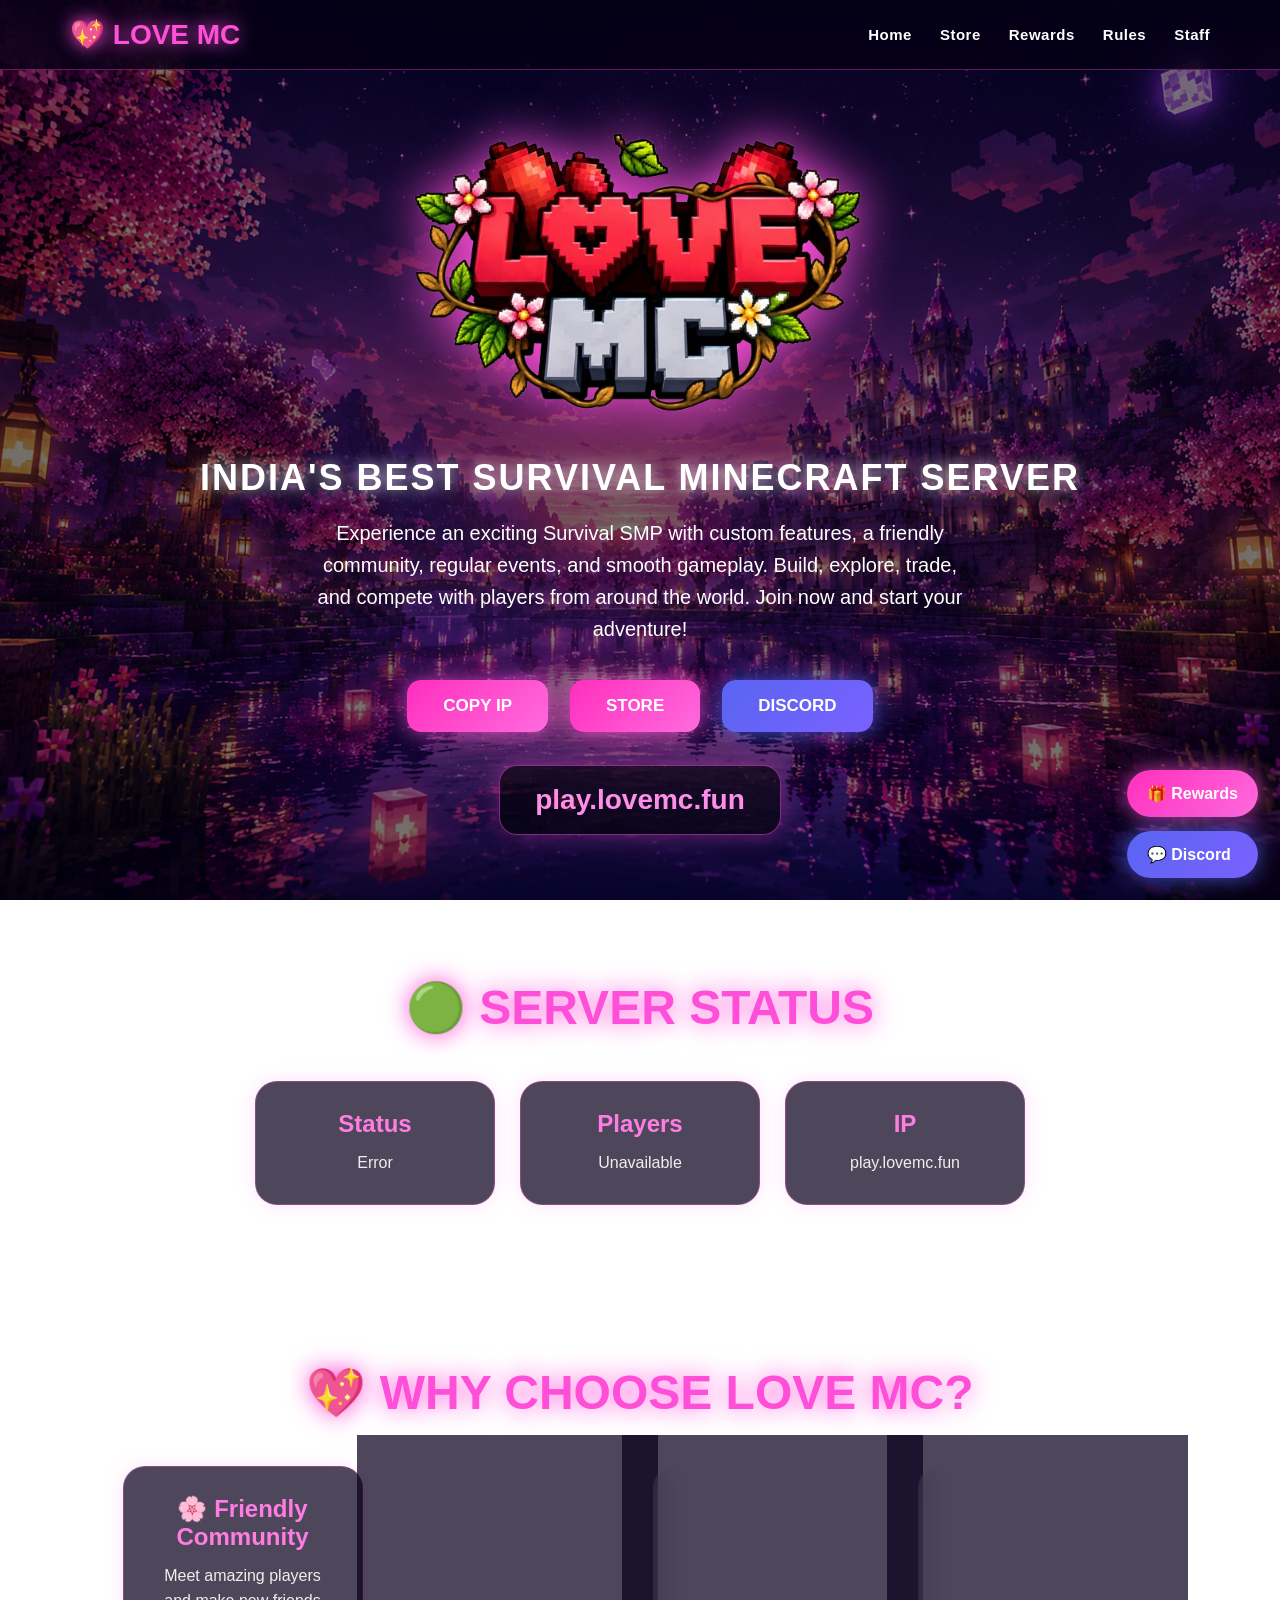
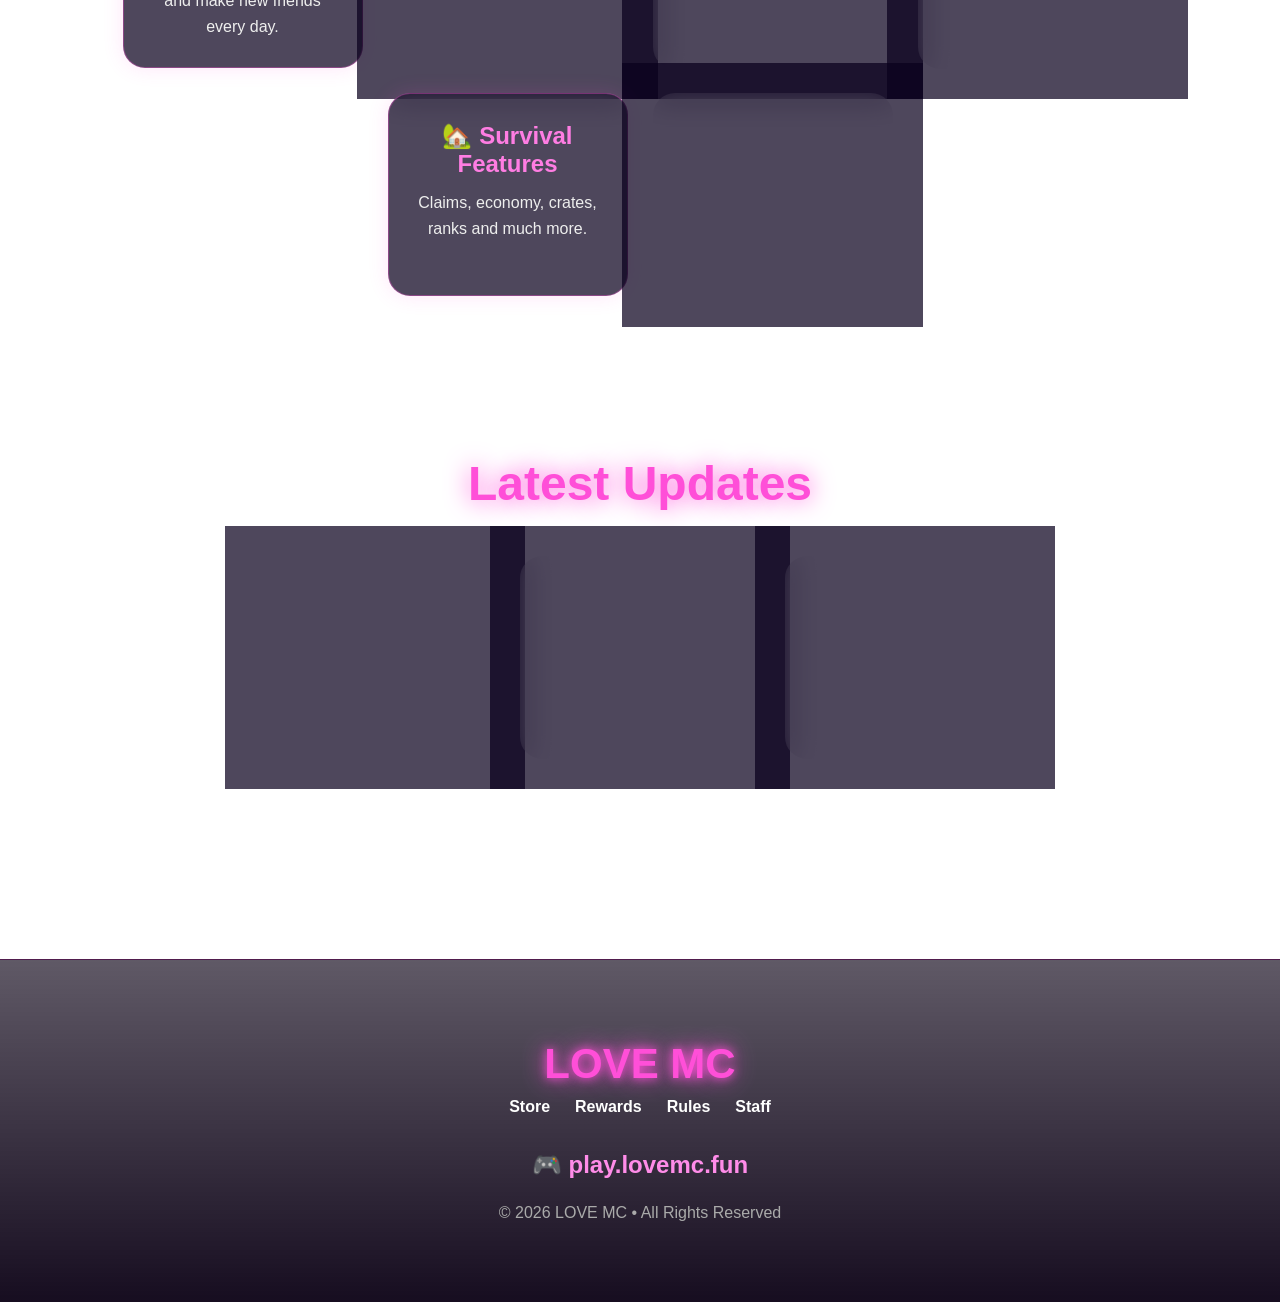
<file: index.html>
<!DOCTYPE html>
<html lang="en">

<head>
    <meta charset="UTF-8">

    <meta name="viewport"
          content="width=device-width, initial-scale=1.0">

    <meta name="description"
          content="LOVE MC - India's Best Survival Minecraft Server">

    <meta property="og:title" content="LOVE MC | India's Best Survival Minecraft Server">
    <meta property="og:description" content="Join LoveMC and explore ranks, rewards, crates and more!">
    <meta name="twitter:image" content="https://www.lovemc.fun/banner.jpg">
    <meta property="og:type" content="website">

    <meta name="twitter:card" content="summary_large_image">
    <meta name="twitter:title" content="LOVE MC">
    <meta name="twitter:description" content="India's Best Survival Minecraft Server">
    <meta name="twitter:image" content="https://www.lovemc.fun/banner.jpg">

    <title>LOVE MC</title>

    <link rel="icon" href="logo.png">

    <link rel="stylesheet" href="style.css">
</head>
<div class="floating-buttons">

    <a href="rewards.html" class="float-btn reward-float">
        🎁 Rewards
    </a>

    <a href="https://discord.gg/GFfasXkh8E" target="_blank" class="float-btn discord-float">
        💬 Discord
    </a>

</div>
<body>

    <div class="overlay"></div>
    <div class="hearts"></div>

    <nav>

        <div class="logo">
            💖 LOVE MC
        </div>

        <div class="nav-links">
            <a href="index.html" class="active">Home</a>
            <a href="store.html">Store</a>
            <a href="rewards.html">Rewards</a>
            <a href="rules.html">Rules</a>
            <a href="staff.html">Staff</a>
        </div>

    </nav>

    <section class="hero">

        <div class="hero-content">

            <img src="logo.png" class="hero-logo" alt="LOVE MC">

            <h2>India's Best Survival Minecraft Server</h2>

            <p>
                Experience an exciting Survival SMP with custom features, 
                a friendly community, regular events, and smooth gameplay. 
                Build, explore, trade, and compete with players from around the world. 
                Join now and start your adventure!
            </p>

            <div class="hero-buttons">

                <button class="copy-ip">
                    COPY IP
                </button>

                <a href="store.html" class="btn">
                    STORE
                </a>

                <a href="https://discord.gg/GFfasXkh8E"
                   target="_blank"
                   class="btn discord">
                    DISCORD
                </a>

            </div>

            <div class="ip-box">
                play.lovemc.fun
            </div>

        </div>

    </section>

    <script src="script.js"></script>
<section class="store-section">

    <h1>🟢 SERVER STATUS</h1>

    <div class="store-container">

        <div class="small-card">
            <h2>Status</h2>
            <p id="server-status">Online</p>
        </div>

        <div class="small-card">
            <h2>Players</h2>
            <p id="server-players">Loading...</p>
        </div>

        <div class="small-card">
            <h2>IP</h2>
            <p>play.lovemc.fun</p>
        </div>

    </div>

</section>
<section class="store-section" id="why-us">

    <h1>💖 WHY CHOOSE LOVE MC?</h1>

    <div class="store-container">

        <div class="small-card">
            <h2>🌸 Friendly Community</h2>
            <p>Meet amazing players and make new friends every day.</p>
        </div>

        <div class="small-card">
            <h2>⚡ Smooth Gameplay</h2>
            <p>Optimized server with minimal lag and stable performance.</p>
        </div>

        <div class="small-card">
            <h2>🎁 Weekly Rewards</h2>
            <p>Special reward codes every Sunday.</p>
        </div>

        <div class="small-card">
            <h2>🛡 Active Staff</h2>
            <p>Friendly and active staff always ready to help.</p>
        </div>

        <div class="small-card">
            <h2>🏡 Survival Features</h2>
            <p>Claims, economy, crates, ranks and much more.</p>
        </div>

        <div class="small-card">
            <h2>💎 Premium Experience</h2>
            <p>Unique gameplay designed for long-term fun.</p>
        </div>

    </div>

</section>
<section class="store-section" id="updates">

    <h1>Latest Updates</h1>

    <div class="store-container">

        <div class="small-card">
            <h2>Season 4 Live</h2>
            <p>Fresh survival world with new economy and features.</p>
        </div>

        <div class="small-card">
            <h2>AFK Arena has been added.</h2>
            <p>Mace,End Crystal,and TNT Minecart are banned for this season.</p>
        </div>

        <div class="small-card">
            <h2>Weekly Rewards</h2>
            <p>New redeem code drops every Sunday at 4 PM IST.</p>
        </div>

    </div>

</section>
<footer class="footer">

    <h2>LOVE MC</h2>

    <div class="footer-links">

        <a href="store.html">Store</a>
        <a href="rewards.html">Rewards</a>
        <a href="rules.html">Rules</a>
        <a href="staff.html">Staff</a>

    </div>

    <div class="footer-ip">
        🎮 play.lovemc.fun
    </div>

    <p class="copyright">
        © 2026 LOVE MC • All Rights Reserved
    </p>

</footer>
</body>

</html>
</file>
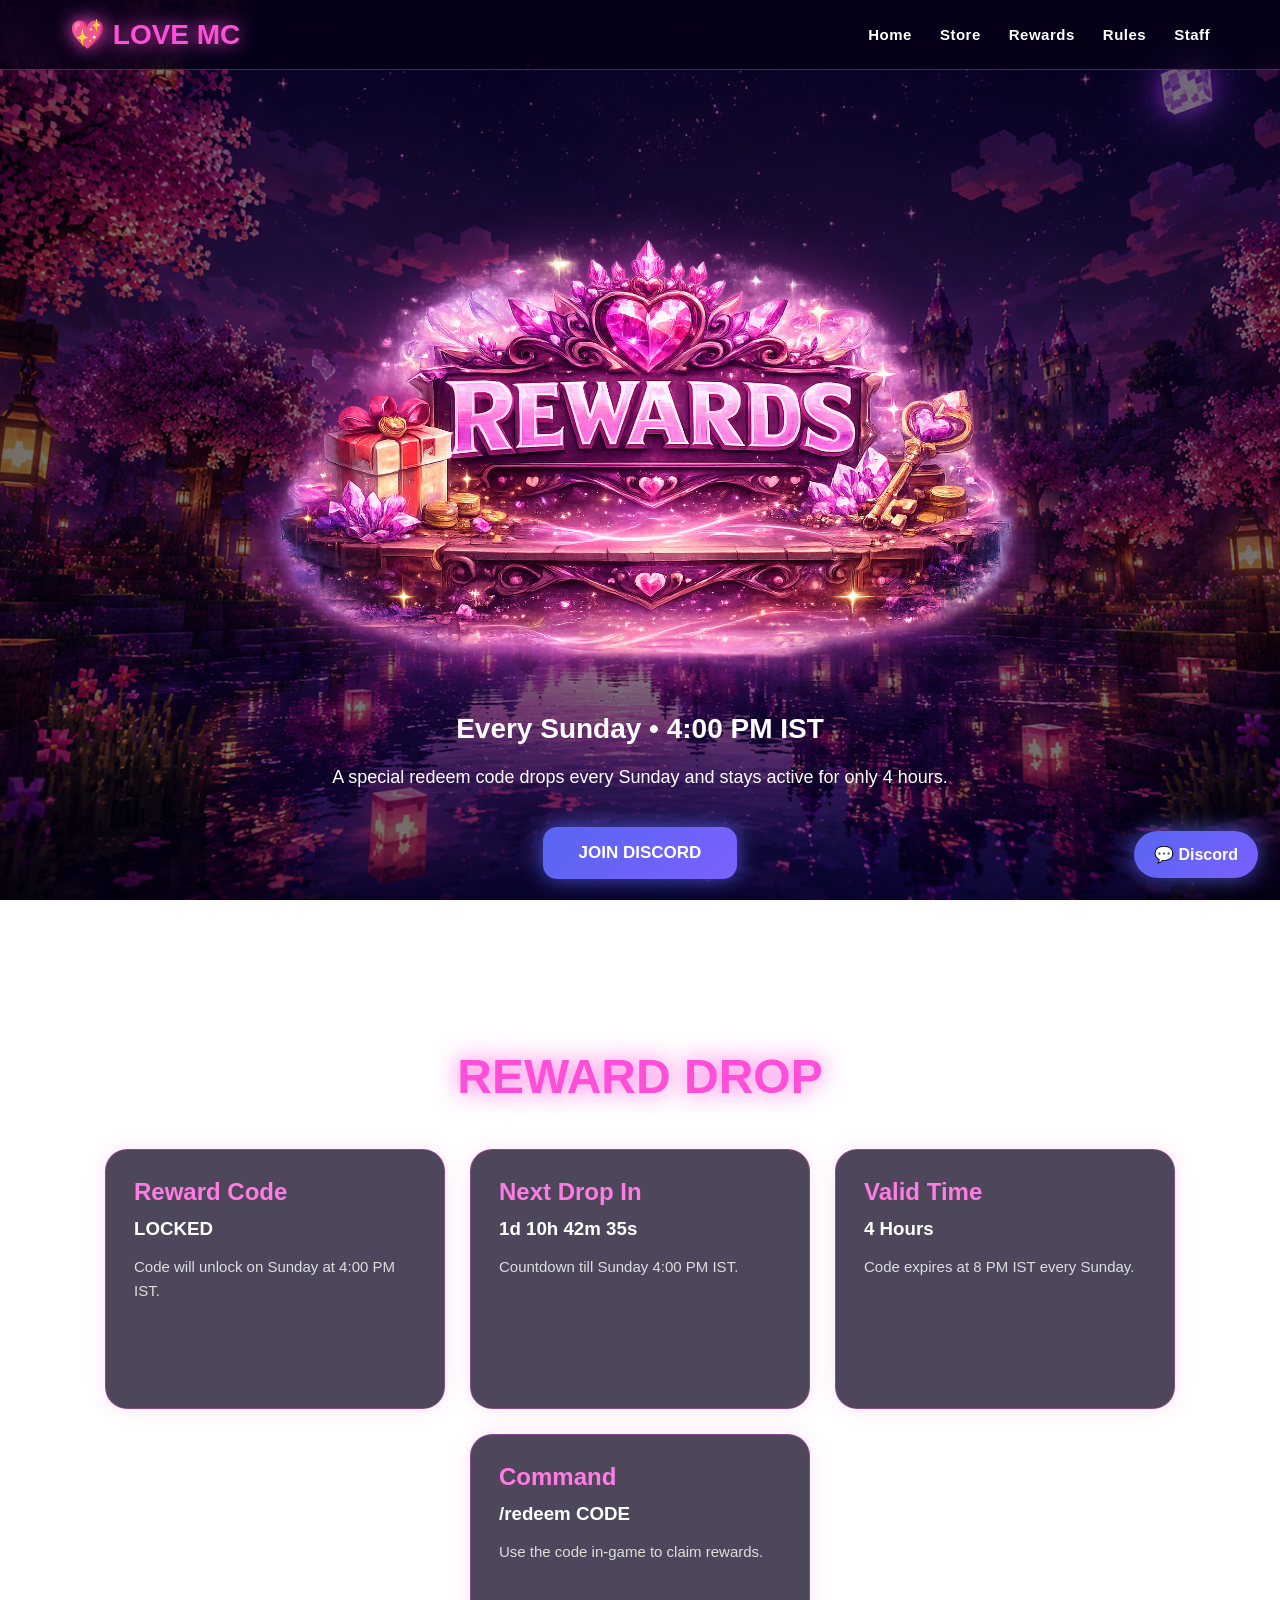
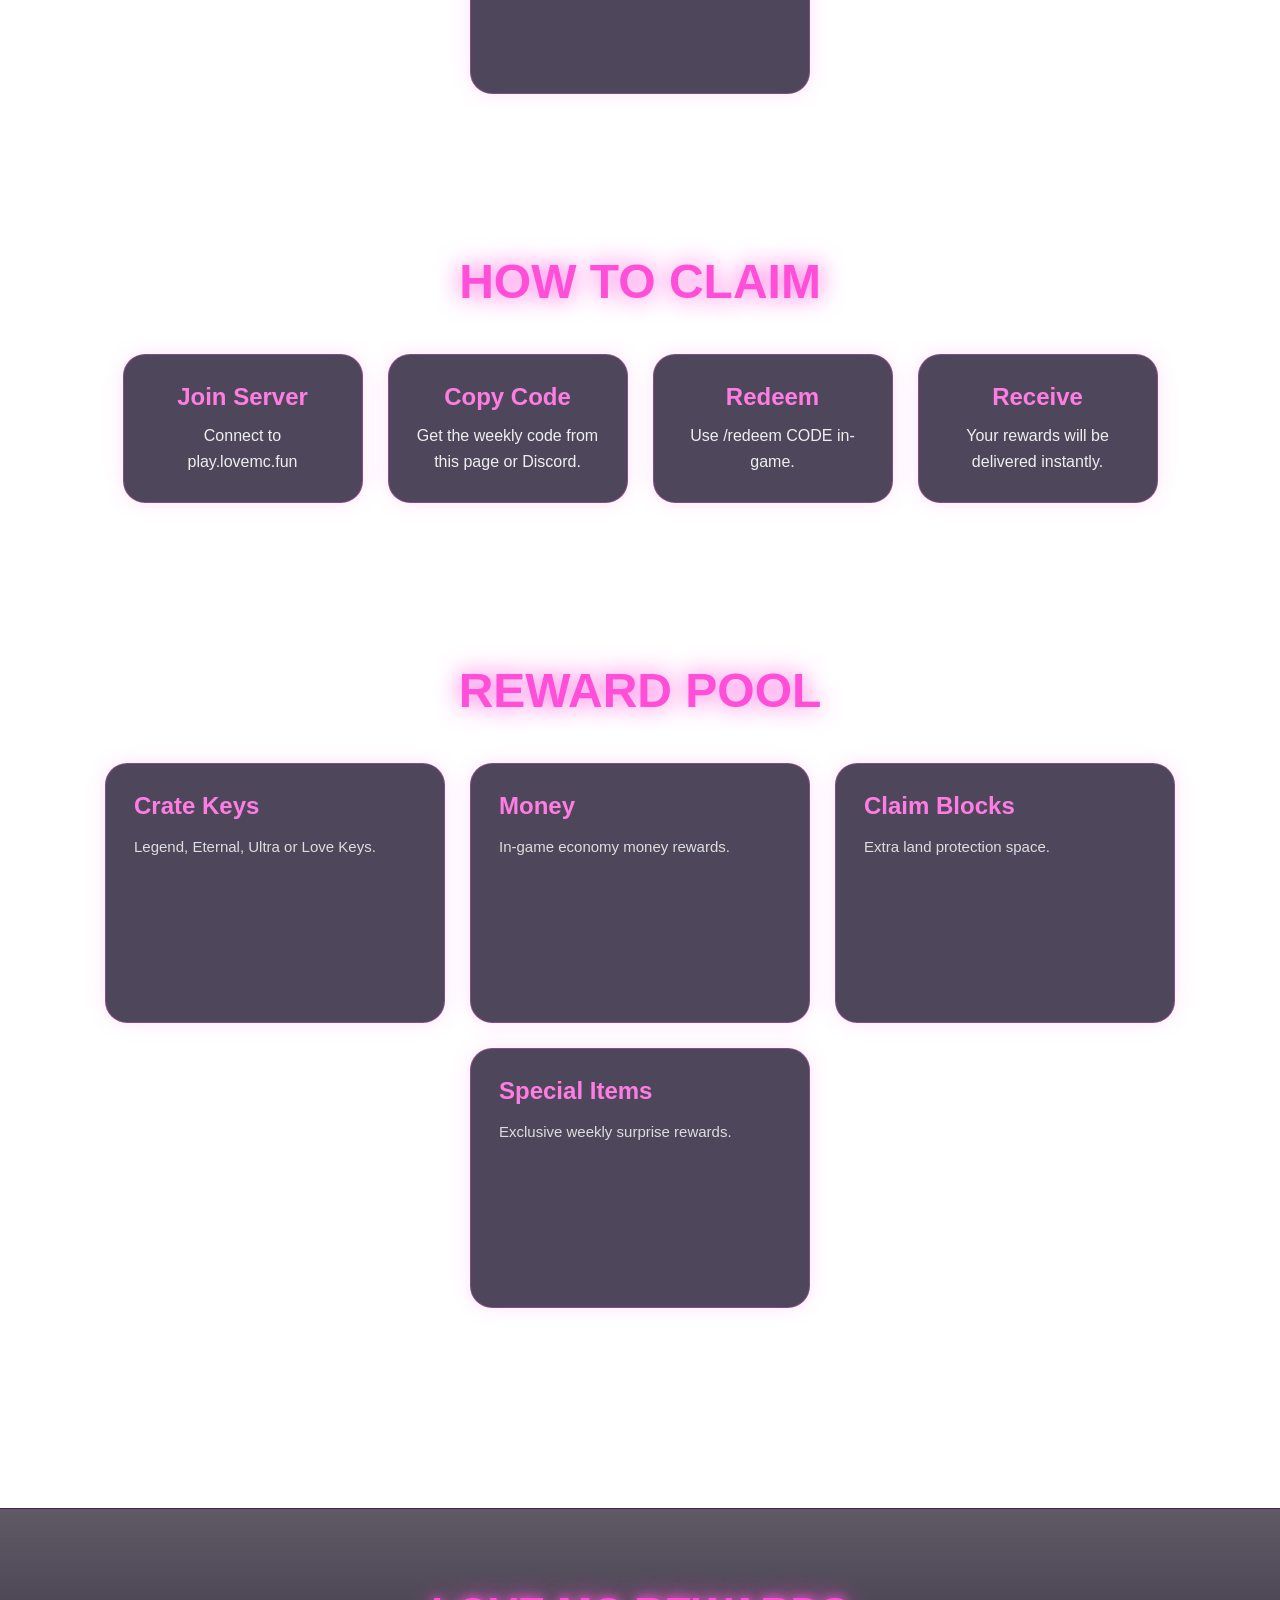
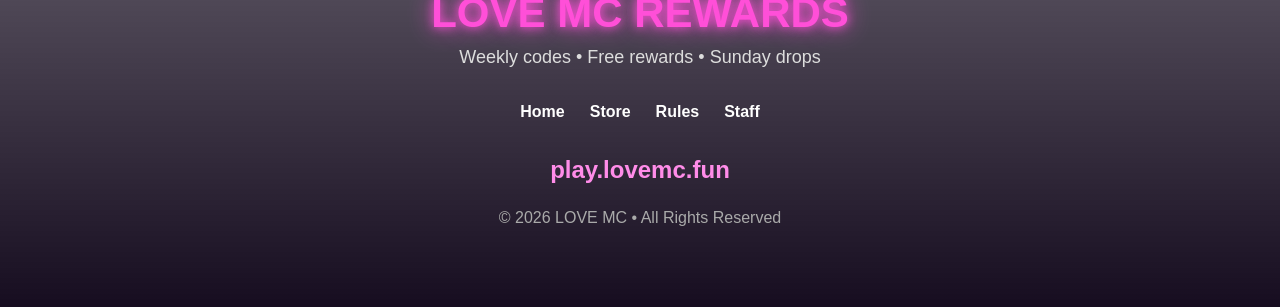
<file: rewards.html>
<!DOCTYPE html>
<html lang="en">

<head>
    <meta charset="UTF-8">

    <meta name="viewport"
          content="width=device-width, initial-scale=1.0">

    <meta name="description"
          content="LOVE MC - India's Best Survival Minecraft Server">

    <title>LOVE MC</title>

    <link rel="icon" href="logo.png">

    <link rel="stylesheet" href="style.css">
</head>
<div class="floating-buttons">

    <a href="https://discord.gg/GFfasXkh8E" target="_blank" class="float-btn discord-float">
        💬 Discord
    </a>

</div>
<body>

    <div class="overlay"></div>
    <div class="hearts"></div>

    <nav>
        <div class="logo">💖 LOVE MC</div>

        <div class="nav-links">
            <a href="index.html">Home</a>
            <a href="store.html">Store</a>
            <a href="rewards.html" class="active">Rewards</a>
            <a href="rules.html">Rules</a>
            <a href="staff.html">Staff</a>
        </div>
    </nav>

    <section class="store-hero">

    <img src="rewards.png"
         alt="LOVE MC Rewards"
         class="store-banner">

    <h2>Every Sunday • 4:00 PM IST</h2>

    <p>
        A special redeem code drops every Sunday and stays active for only 4 hours.
    </p>

    <a href="https://discord.gg/GFfasXkh8E"
       target="_blank"
       class="btn discord">

        JOIN DISCORD

    </a>

</section>

    <section class="store-section">

        <h1>REWARD DROP</h1>

        <div class="store-container">

            <div class="store-card">
                <h2>Reward Code</h2>

                <h3 id="reward-code">LOCKED</h3>

                <button id="copy-code-btn" style="display:none;">
                    COPY CODE
                </button>

                <p id="reward-info">
                    Code will unlock on Sunday at 4:00 PM IST.
                </p>
            </div>

            <div class="store-card">
                <h2>Next Drop In</h2>

                <h3 id="reward-countdown">
                    Loading...
                </h3>

                <p>
                    Countdown till Sunday 4:00 PM IST.
                </p>
            </div>

            <div class="store-card">
                <h2>Valid Time</h2>

                <h3>4 Hours</h3>

                <p>
                    Code expires at 8 PM IST every Sunday.
                </p>
            </div>

            <div class="store-card">
                <h2>Command</h2>

                <h3>/redeem CODE</h3>

                <p>
                    Use the code in-game to claim rewards.
                </p>
            </div>

        </div>

    </section>

    <section class="store-section">

        <h1>HOW TO CLAIM</h1>

        <div class="store-container">

            <div class="small-card">
                <h2>Join Server</h2>
                <p>Connect to play.lovemc.fun</p>
            </div>

            <div class="small-card">
                <h2>Copy Code</h2>
                <p>Get the weekly code from this page or Discord.</p>
            </div>

            <div class="small-card">
                <h2>Redeem</h2>
                <p>Use /redeem CODE in-game.</p>
            </div>

            <div class="small-card">
                <h2>Receive</h2>
                <p>Your rewards will be delivered instantly.</p>
            </div>

        </div>

    </section>

    <section class="store-section">

        <h1>REWARD POOL</h1>

        <div class="store-container">

            <div class="store-card">
                <h2>Crate Keys</h2>
                <p>Legend, Eternal, Ultra or Love Keys.</p>
            </div>

            <div class="store-card">
                <h2>Money</h2>
                <p>In-game economy money rewards.</p>
            </div>

            <div class="store-card">
                <h2>Claim Blocks</h2>
                <p>Extra land protection space.</p>
            </div>

            <div class="store-card">
                <h2>Special Items</h2>
                <p>Exclusive weekly surprise rewards.</p>
            </div>

        </div>

    </section>

    <footer class="footer">

        <h2>LOVE MC REWARDS</h2>

        <p class="footer-desc">
            Weekly codes • Free rewards • Sunday drops
        </p>

        <div class="footer-links">
            <a href="index.html">Home</a>
            <a href="store.html">Store</a>
            <a href="rules.html">Rules</a>
            <a href="staff.html">Staff</a>
        </div>

        <div class="footer-ip">
            play.lovemc.fun
        </div>

        <p class="copyright">
            © 2026 LOVE MC • All Rights Reserved
        </p>

    </footer>

    <script src="script.js"></script>

</body>

</html>
</file>
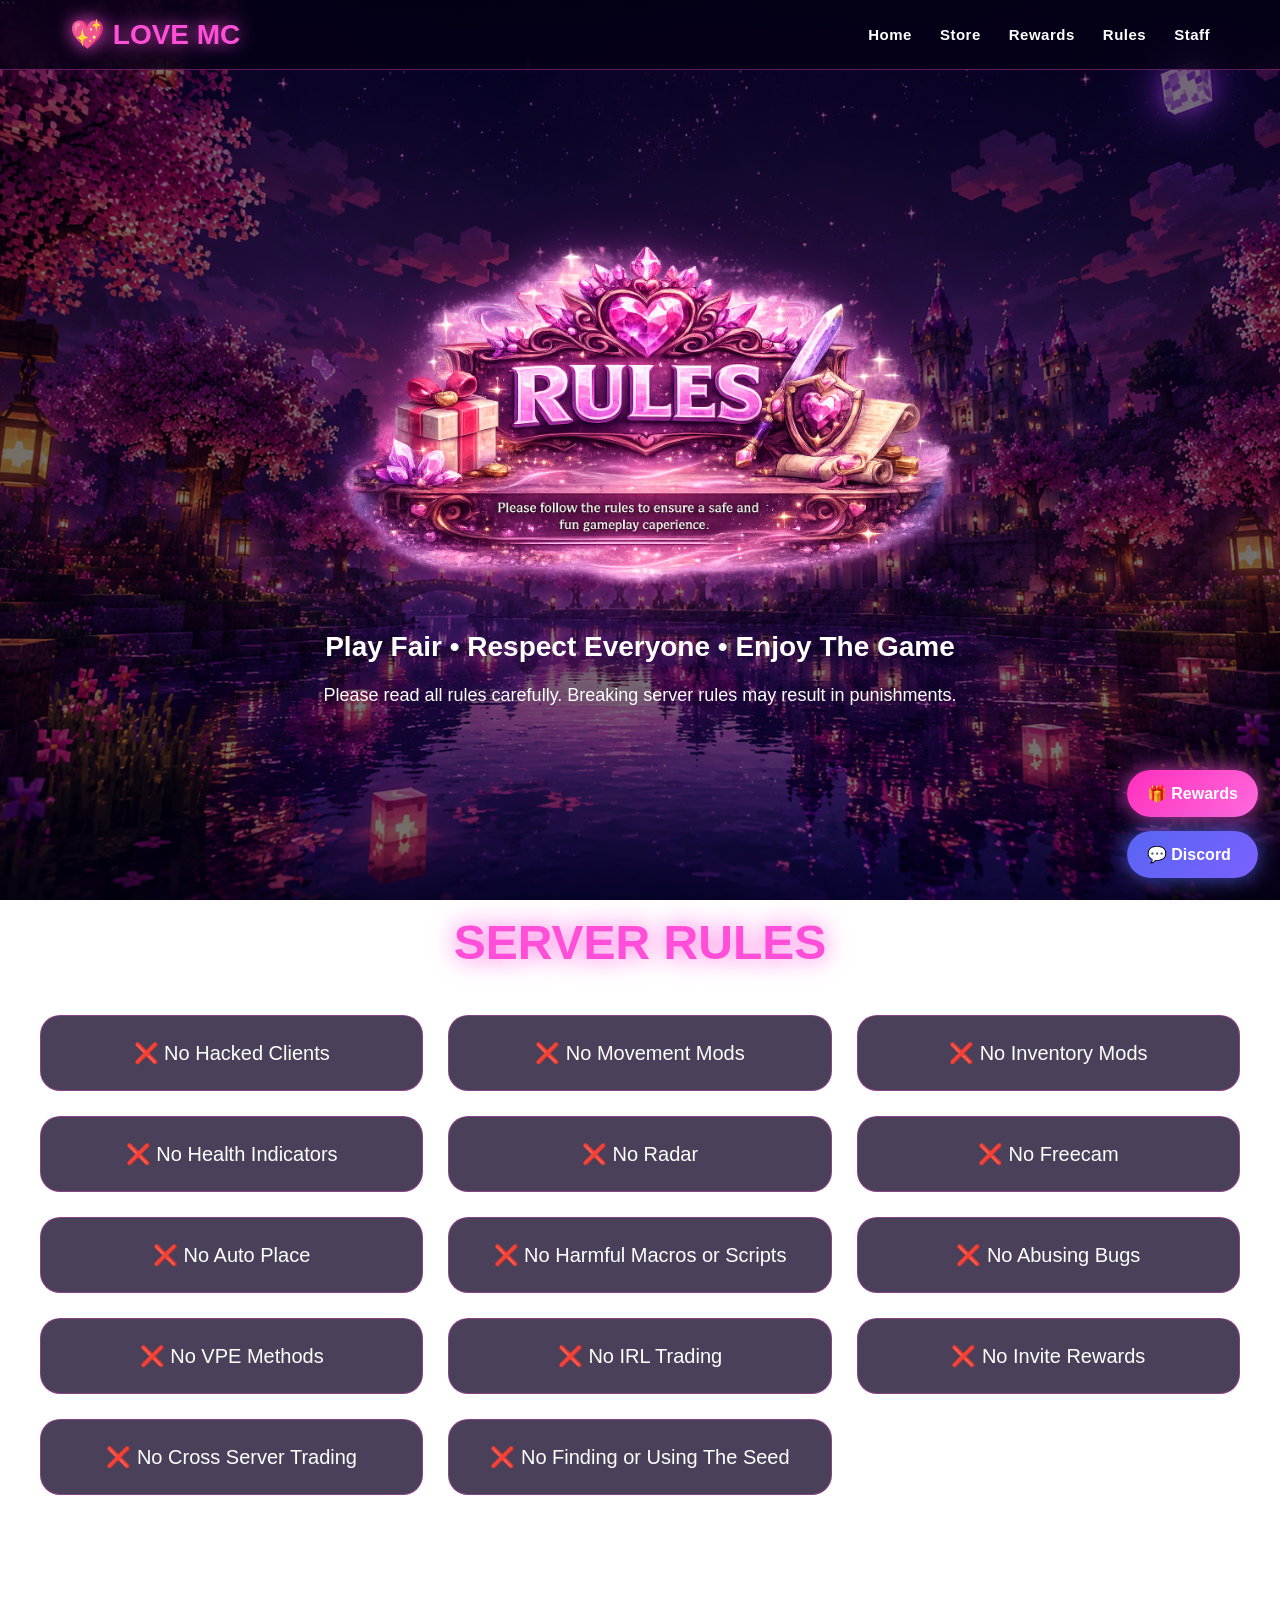
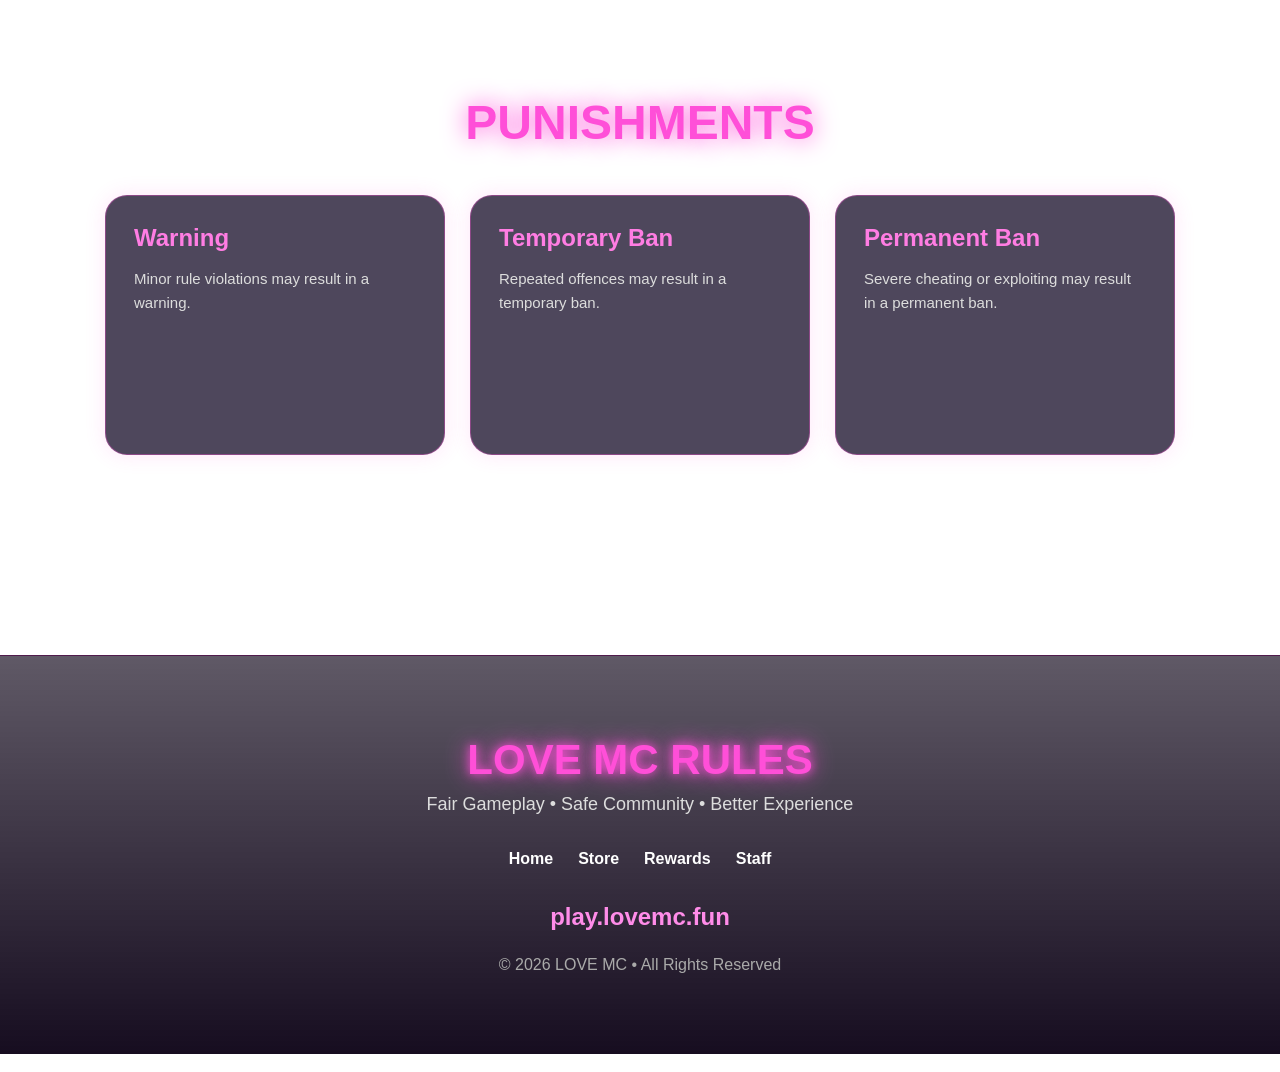
<file: rules.html>
<!DOCTYPE html>

<html lang="en">

<head>
    <meta charset="UTF-8">

    <meta name="viewport"
          content="width=device-width, initial-scale=1.0">

    <meta name="description"
          content="LOVE MC - India's Best Survival Minecraft Server">

    <title>LOVE MC</title>

    <link rel="icon" href="logo.png">

    <link rel="stylesheet" href="style.css">
</head>
<div class="floating-buttons">

    <a href="rewards.html" class="float-btn reward-float">
        🎁 Rewards
    </a>

    <a href="https://discord.gg/GFfasXkh8E" target="_blank" class="float-btn discord-float">
        💬 Discord
    </a>

</div>
<body>

```
<div class="overlay"></div>
<div class="hearts"></div>

<nav>
    <div class="logo">💖 LOVE MC</div>

    <div class="nav-links">
        <a href="index.html">Home</a>
        <a href="store.html">Store</a>
        <a href="rewards.html">Rewards</a>
        <a href="rules.html" class="active">Rules</a>
        <a href="staff.html">Staff</a>
    </div>
</nav>

<section class="store-hero">

    <img src="rules.png"
     alt="LOVE MC Rules"
     class="page-banner">

    <h2>Play Fair • Respect Everyone • Enjoy The Game</h2>

    <p>
        Please read all rules carefully.
        Breaking server rules may result in punishments.
    </p>

</section>

<section class="store-section">

    <h1>SERVER RULES</h1>

    <div class="rules-grid">

        <div class="rule-card">❌ No Hacked Clients</div>
        <div class="rule-card">❌ No Movement Mods</div>
        <div class="rule-card">❌ No Inventory Mods</div>
        <div class="rule-card">❌ No Health Indicators</div>
        <div class="rule-card">❌ No Radar</div>
        <div class="rule-card">❌ No Freecam</div>
        <div class="rule-card">❌ No Auto Place</div>
        <div class="rule-card">❌ No Harmful Macros or Scripts</div>
        <div class="rule-card">❌ No Abusing Bugs</div>
        <div class="rule-card">❌ No VPE Methods</div>
        <div class="rule-card">❌ No IRL Trading</div>
        <div class="rule-card">❌ No Invite Rewards</div>
        <div class="rule-card">❌ No Cross Server Trading</div>
        <div class="rule-card">❌ No Finding or Using The Seed</div>

    </div>

</section>

<section class="store-section">

    <h1>PUNISHMENTS</h1>

    <div class="store-container">

        <div class="store-card">
            <h2>Warning</h2>
            <p>
                Minor rule violations may result in a warning.
            </p>
        </div>

        <div class="store-card">
            <h2>Temporary Ban</h2>
            <p>
                Repeated offences may result in a temporary ban.
            </p>
        </div>

        <div class="store-card">
            <h2>Permanent Ban</h2>
            <p>
                Severe cheating or exploiting may result in a permanent ban.
            </p>
        </div>

    </div>

</section>

<footer class="footer">

    <h2>LOVE MC RULES</h2>

    <p class="footer-desc">
        Fair Gameplay • Safe Community • Better Experience
    </p>

    <div class="footer-links">
        <a href="index.html">Home</a>
        <a href="store.html">Store</a>
        <a href="rewards.html">Rewards</a>
        <a href="staff.html">Staff</a>
    </div>

    <div class="footer-ip">
        play.lovemc.fun
    </div>

    <p class="copyright">
        © 2026 LOVE MC • All Rights Reserved
    </p>

</footer>

<script src="script.js"></script>
```

</body>
</html>
</file>
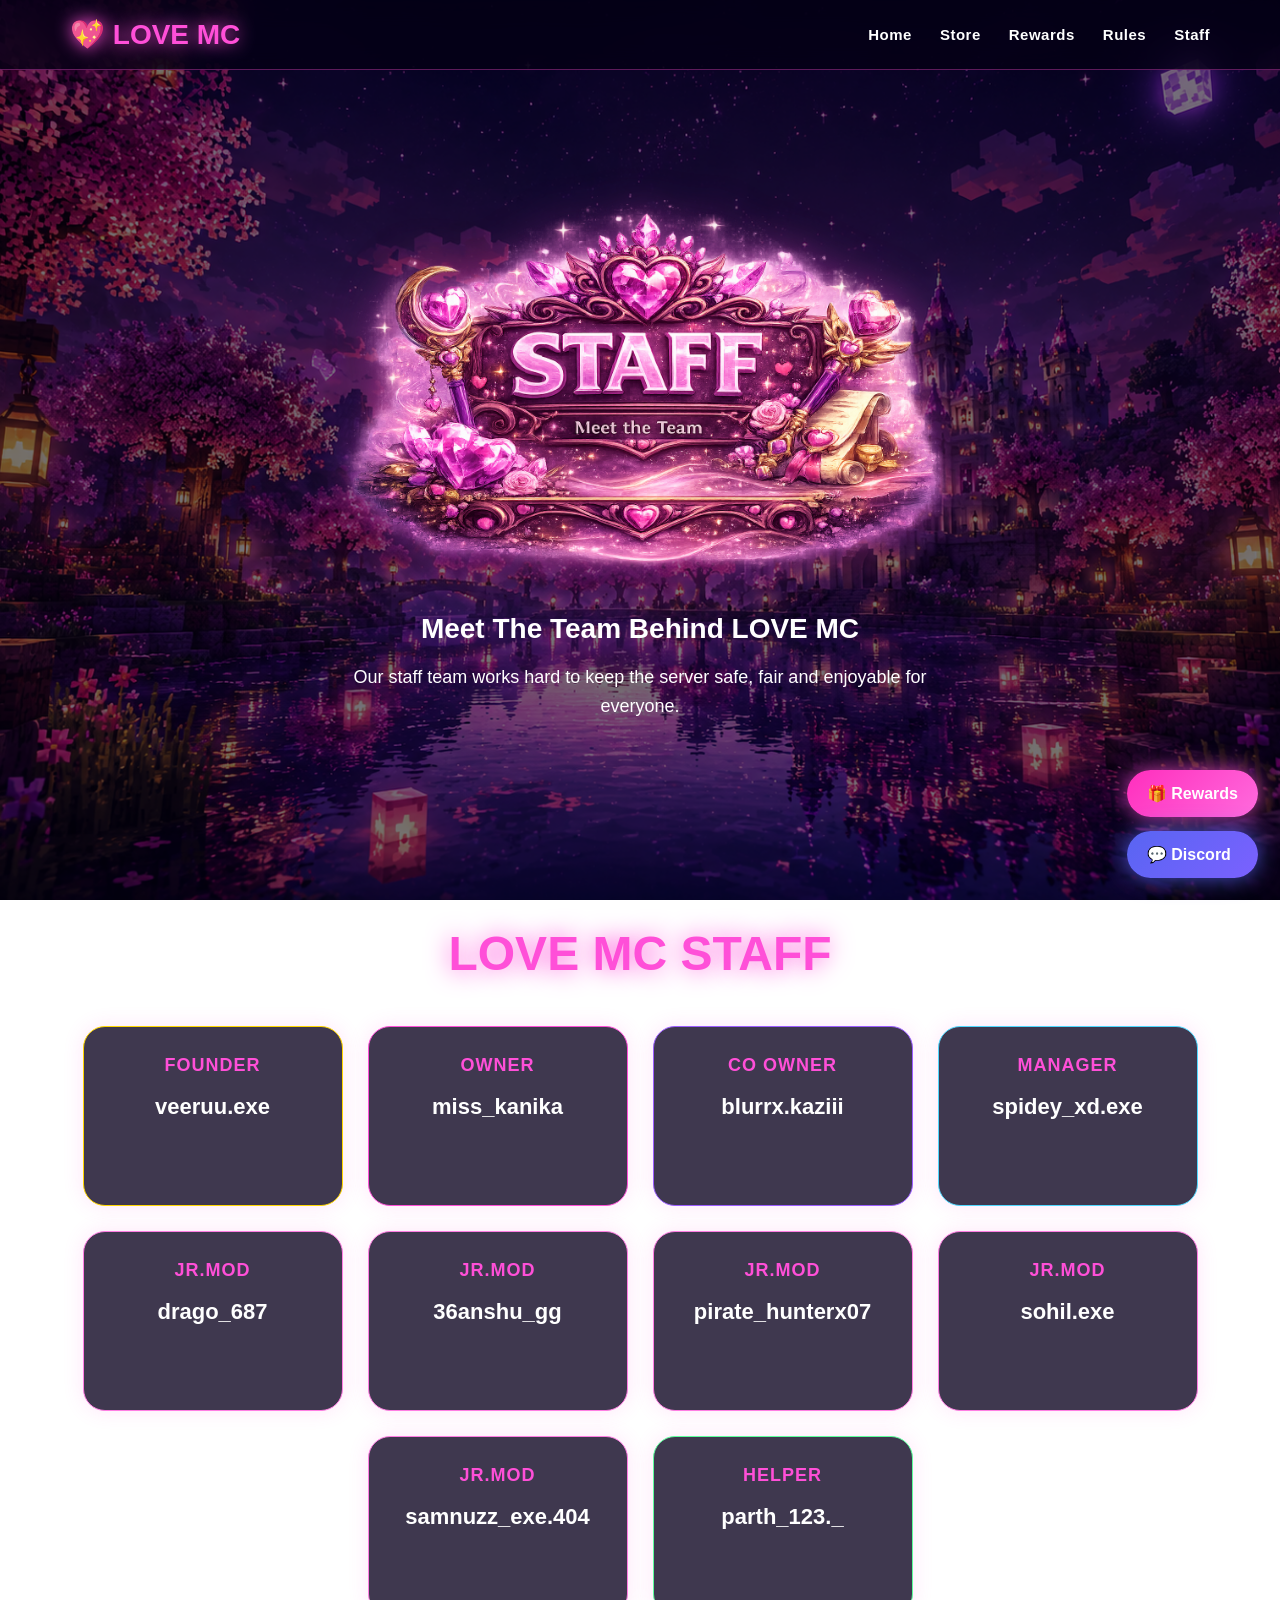
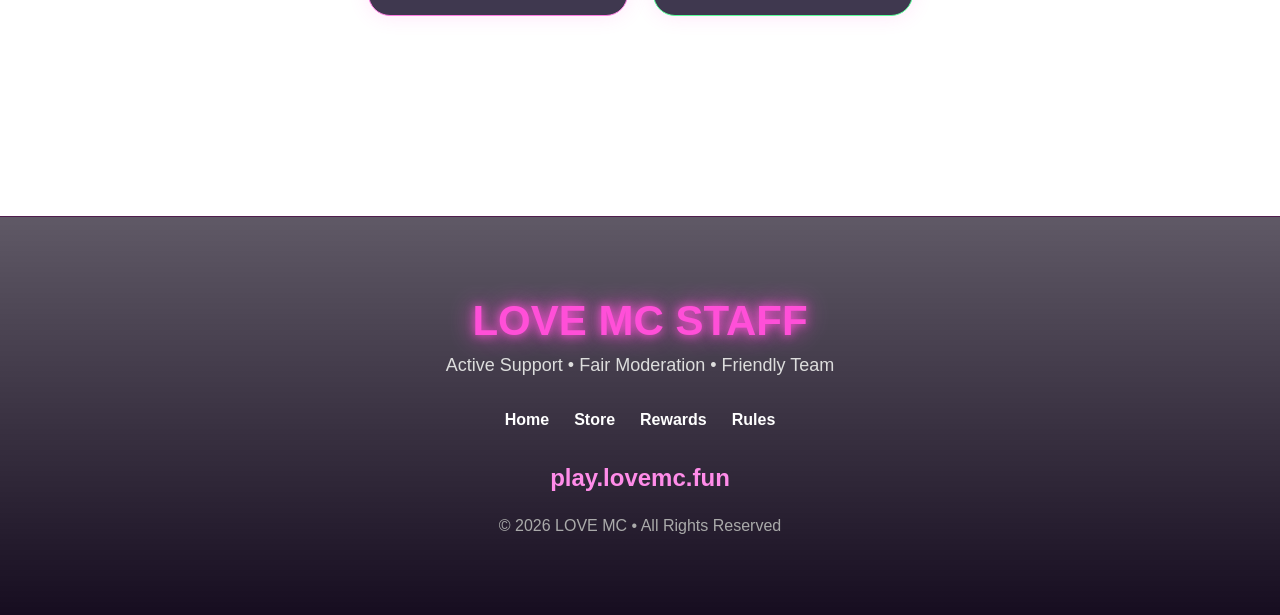
<file: staff.html>
<!DOCTYPE html>
<html lang="en">

<head>
    <meta charset="UTF-8">

    <meta name="viewport"
          content="width=device-width, initial-scale=1.0">

    <meta name="description"
          content="LOVE MC - India's Best Survival Minecraft Server">

    <title>LOVE MC</title>

    <link rel="icon" href="logo.png">

    <link rel="stylesheet" href="style.css">
</head>
<div class="floating-buttons">

    <a href="rewards.html" class="float-btn reward-float">
        🎁 Rewards
    </a>

    <a href="https://discord.gg/GFfasXkh8E" target="_blank" class="float-btn discord-float">
        💬 Discord
    </a>

</div>
<body>

    <div class="overlay"></div>
    <div class="hearts"></div>

    <nav>
        <div class="logo">💖 LOVE MC</div>

        <div class="nav-links">
            <a href="index.html">Home</a>
            <a href="store.html">Store</a>
            <a href="rewards.html">Rewards</a>
            <a href="rules.html">Rules</a>
            <a href="staff.html" class="active">Staff</a>
        </div>
    </nav>

    <section class="store-hero">

         <img src="staff.png"
         alt="LOVE MC Staff"
         class="page-banner">


        <h2>Meet The Team Behind LOVE MC</h2>

        <p>
            Our staff team works hard to keep the server safe, fair and enjoyable for everyone.
        </p>

    </section>

    <section class="store-section">

        <h1>LOVE MC STAFF</h1>

        <div class="store-container">

            <div class="staff-card founder">
                <h2>FOUNDER</h2>
                <h3>veeruu.exe</h3>
            </div>

            <div class="staff-card owner">
                <h2>OWNER</h2>
                <h3>miss_kanika</h3>
            </div>

            <div class="staff-card coowner">
                <h2>CO OWNER</h2>
                <h3>blurrx.kaziii</h3>
            </div>

            <div class="staff-card manager">
                <h2>MANAGER</h2>
                <h3>spidey_xd.exe</h3>
            </div>

            <div class="staff-card mod">
                <h2>JR.MOD</h2>
                <h3>drago_687</h3>
            </div>

            <div class="staff-card mod">
                <h2>JR.MOD</h2>
                <h3>36anshu_gg</h3>
            </div>

            <div class="staff-card mod">
                <h2>JR.MOD</h2>
                <h3>pirate_hunterx07</h3>
            </div>

            <div class="staff-card mod">
                <h2>JR.MOD</h2>
                <h3>sohil.exe</h3>
            </div>

            <div class="staff-card mod">
                <h2>JR.MOD</h2>
                <h3>samnuzz_exe.404 </h3>
            </div>

            <div class="staff-card helper">
                <h2>HELPER</h2>
                <h3>parth_123._</h3>
            </div>

        </div>

    </section>

    <footer class="footer">

        <h2>LOVE MC STAFF</h2>

        <p class="footer-desc">
            Active Support • Fair Moderation • Friendly Team
        </p>

        <div class="footer-links">
            <a href="index.html">Home</a>
            <a href="store.html">Store</a>
            <a href="rewards.html">Rewards</a>
            <a href="rules.html">Rules</a>
        </div>

        <div class="footer-ip">
            play.lovemc.fun
        </div>

        <p class="copyright">
            © 2026 LOVE MC • All Rights Reserved
        </p>

    </footer>

    <script src="script.js"></script>

</body>

</html>
</file>
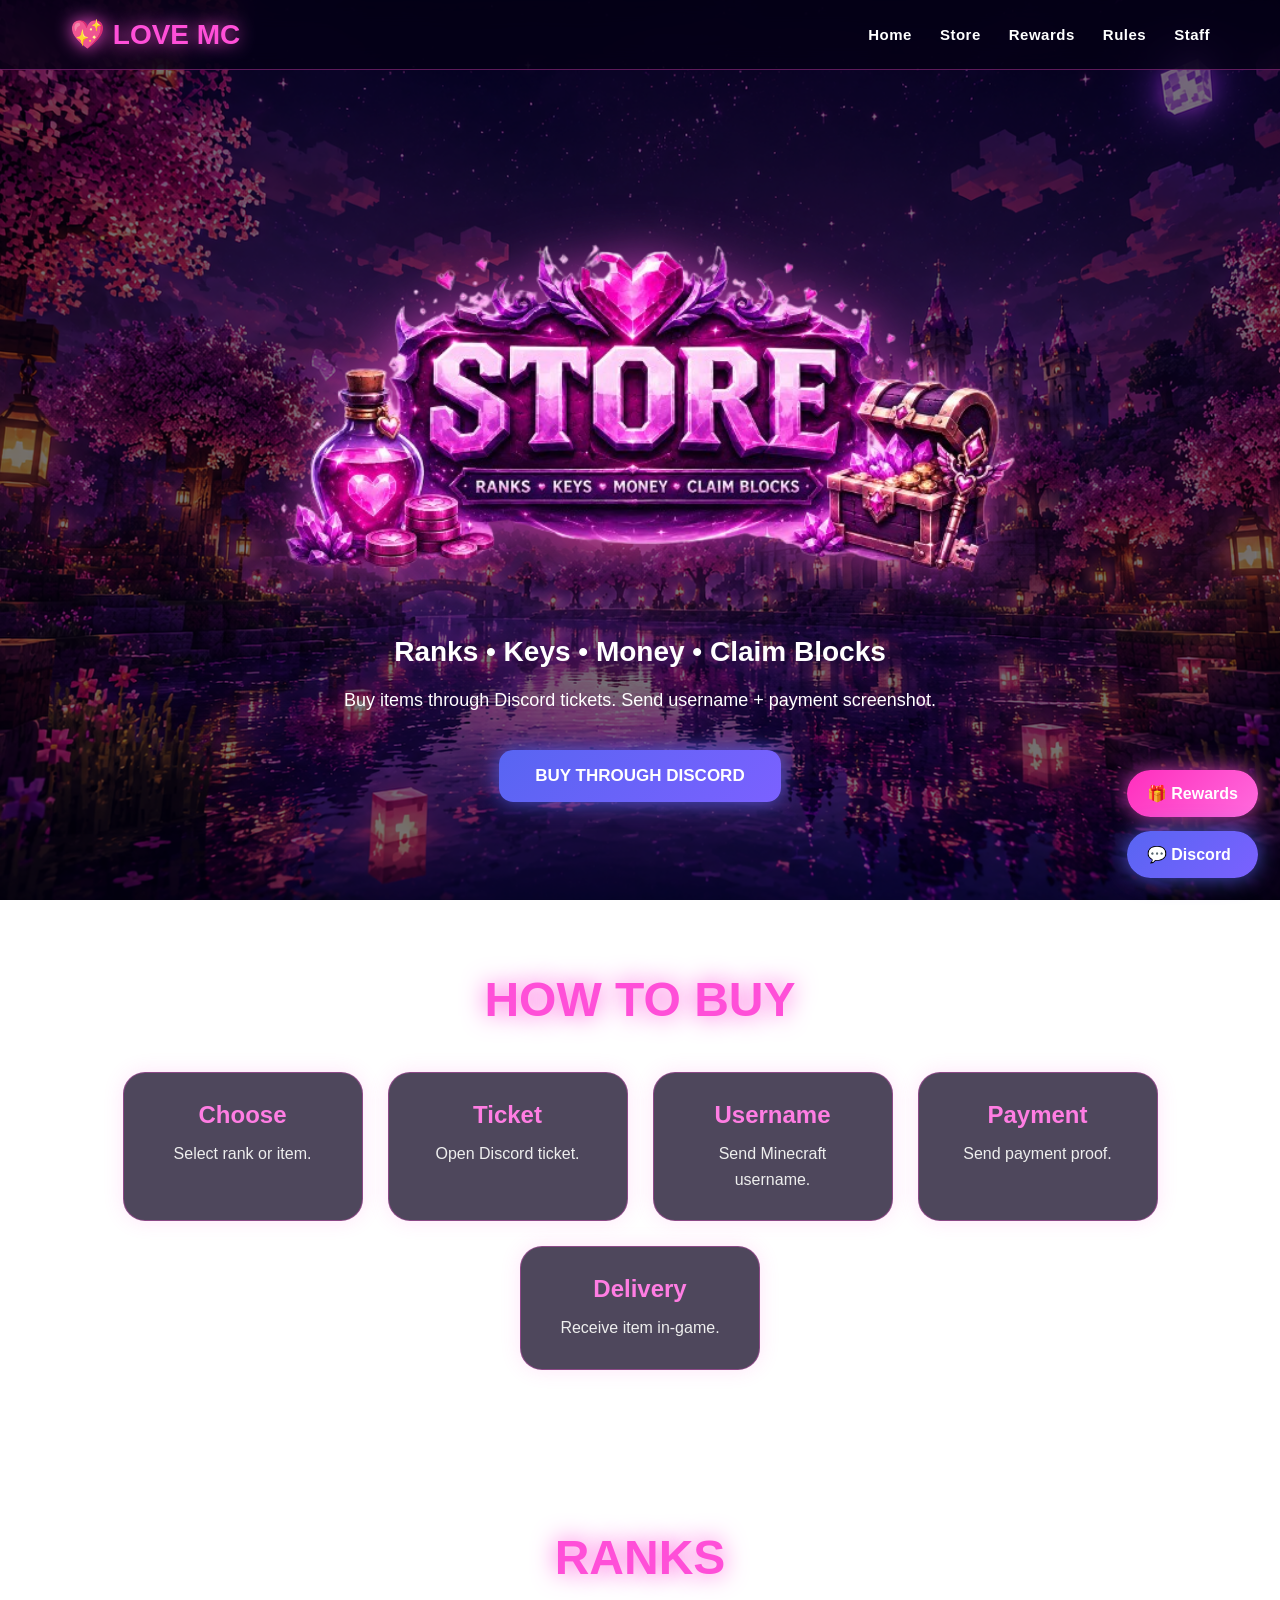
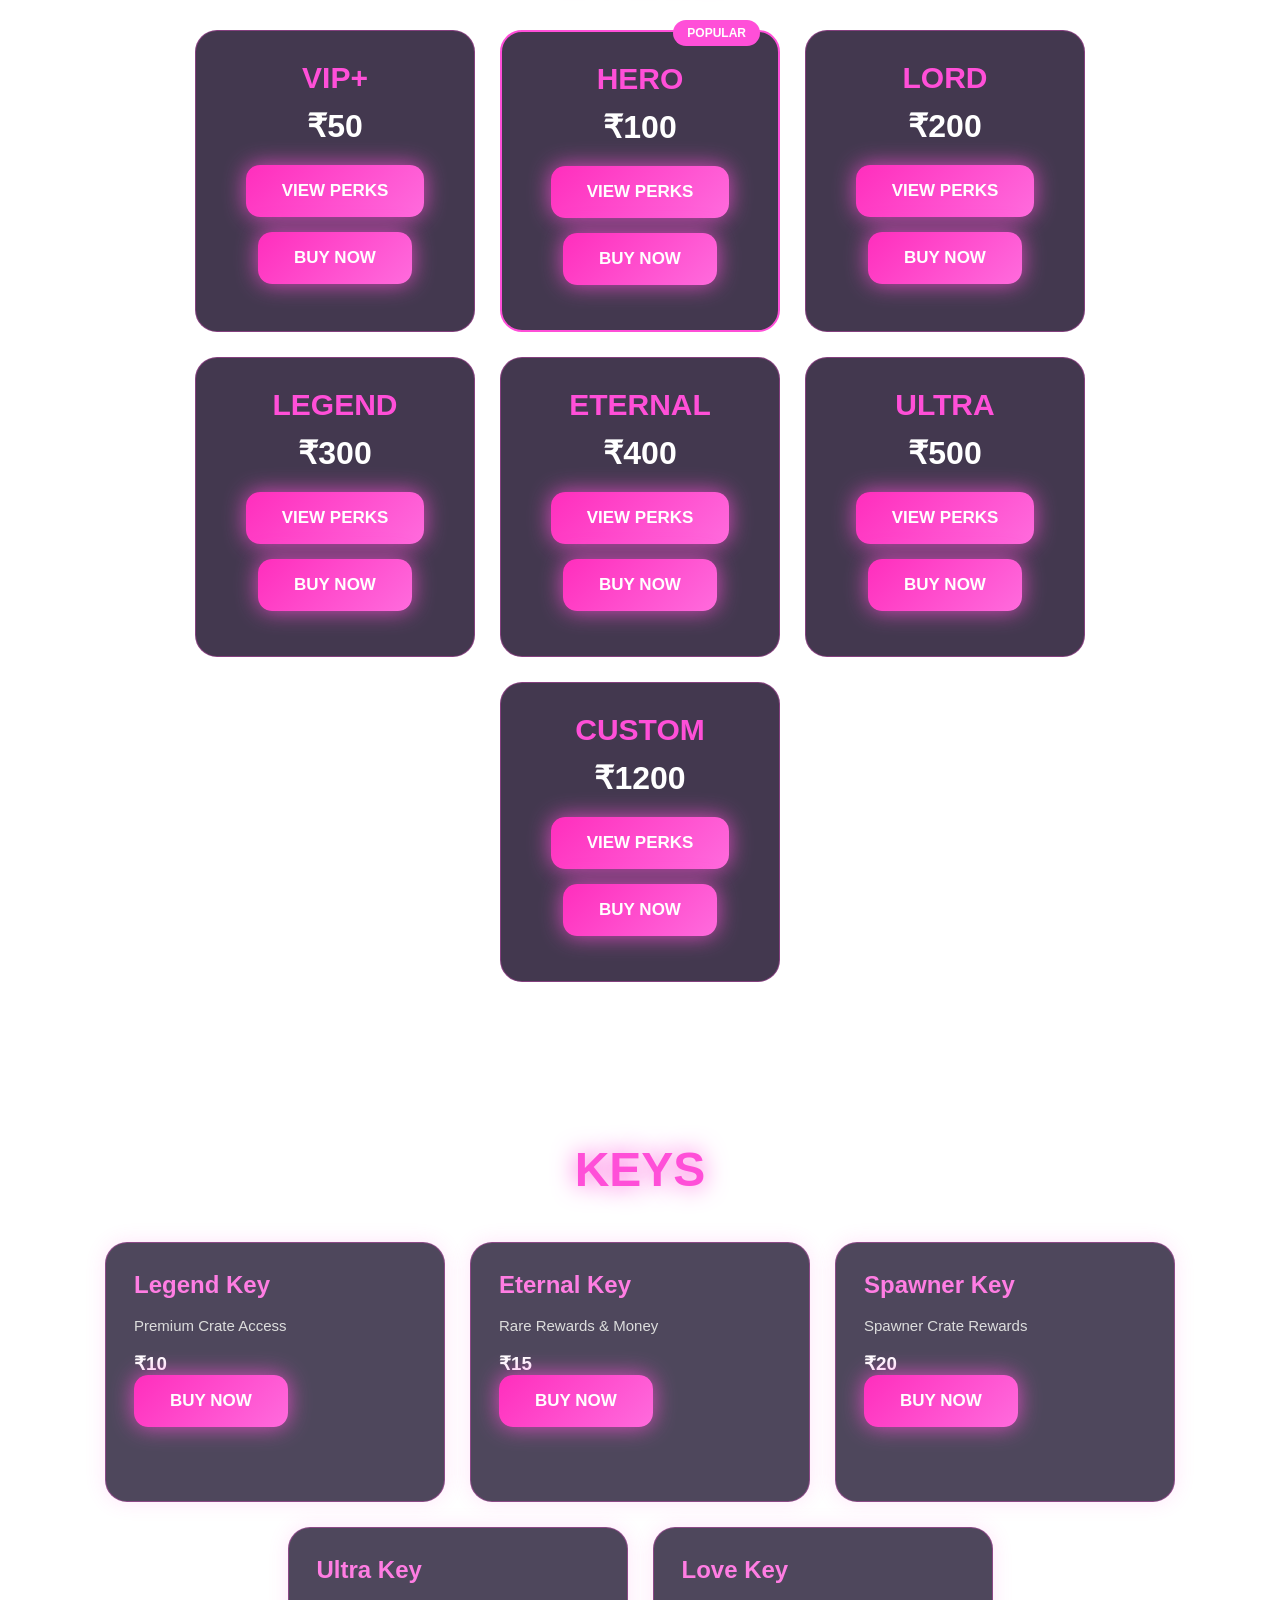
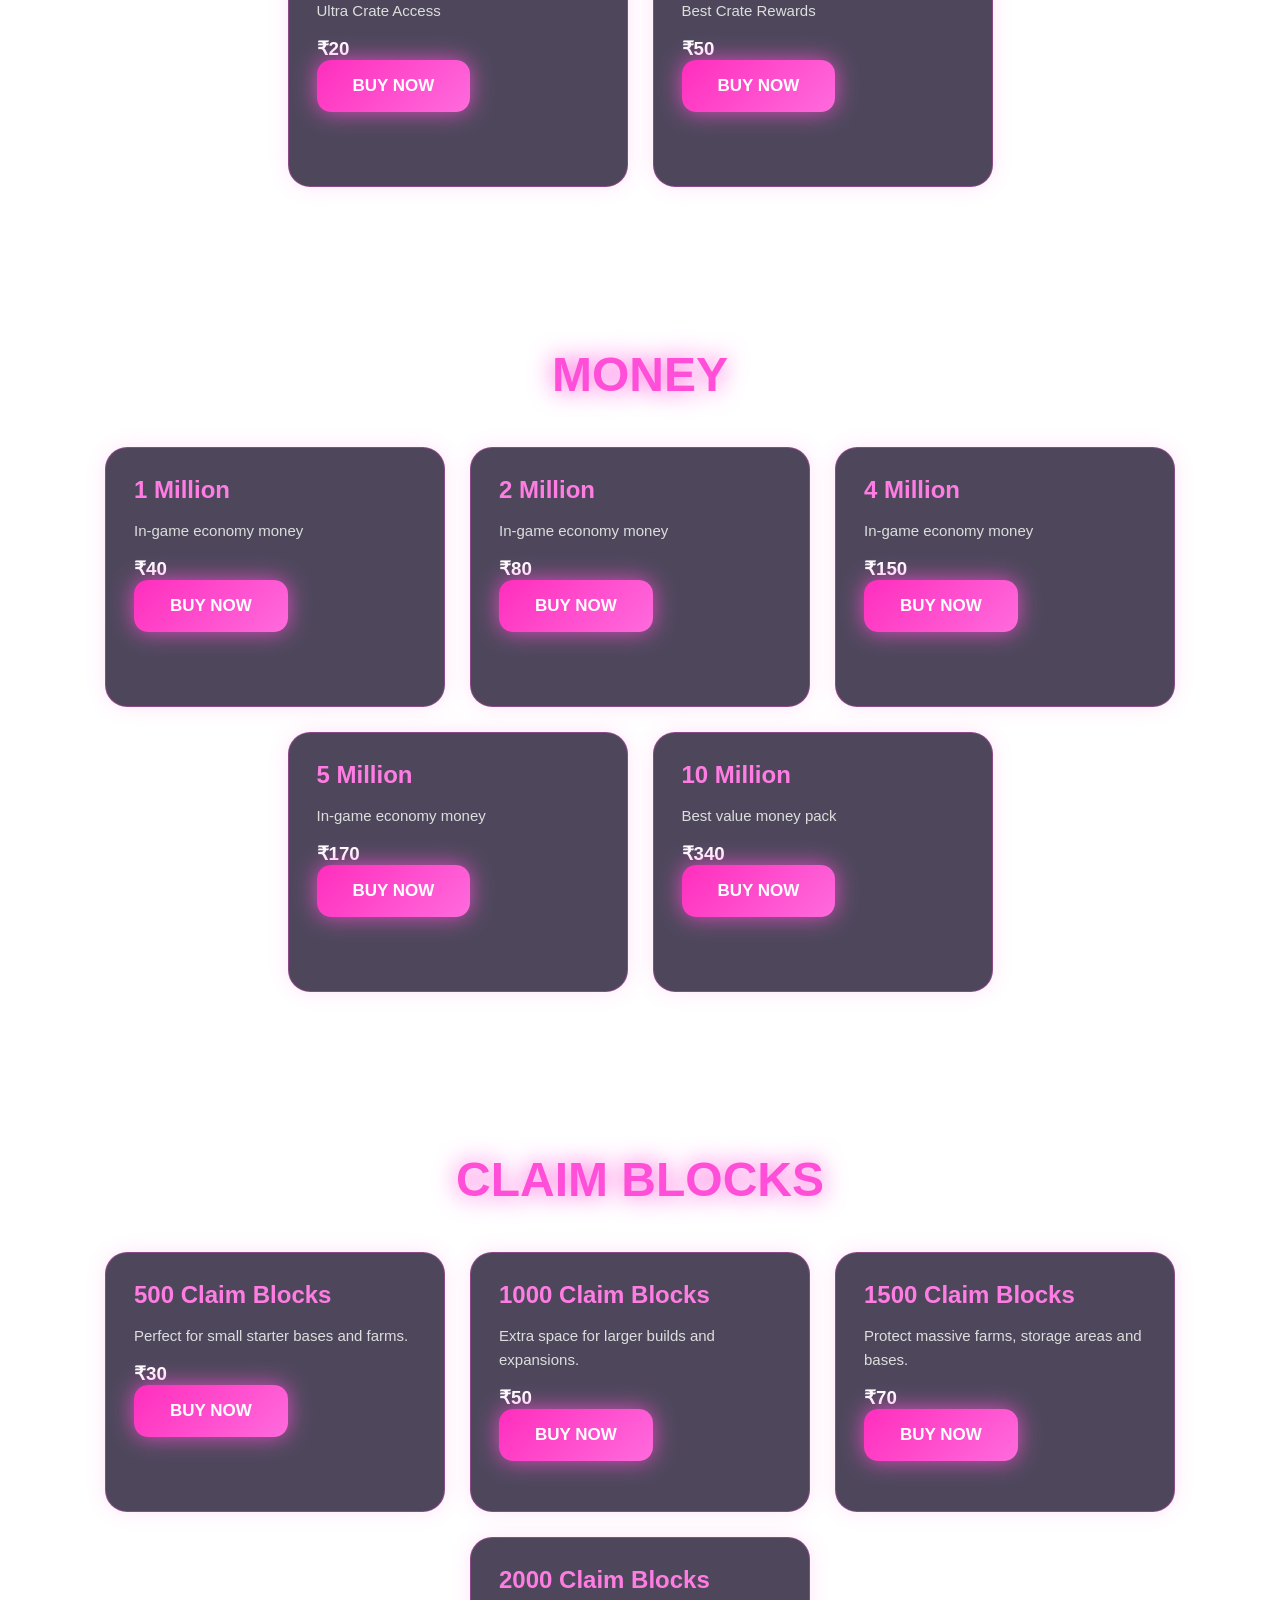
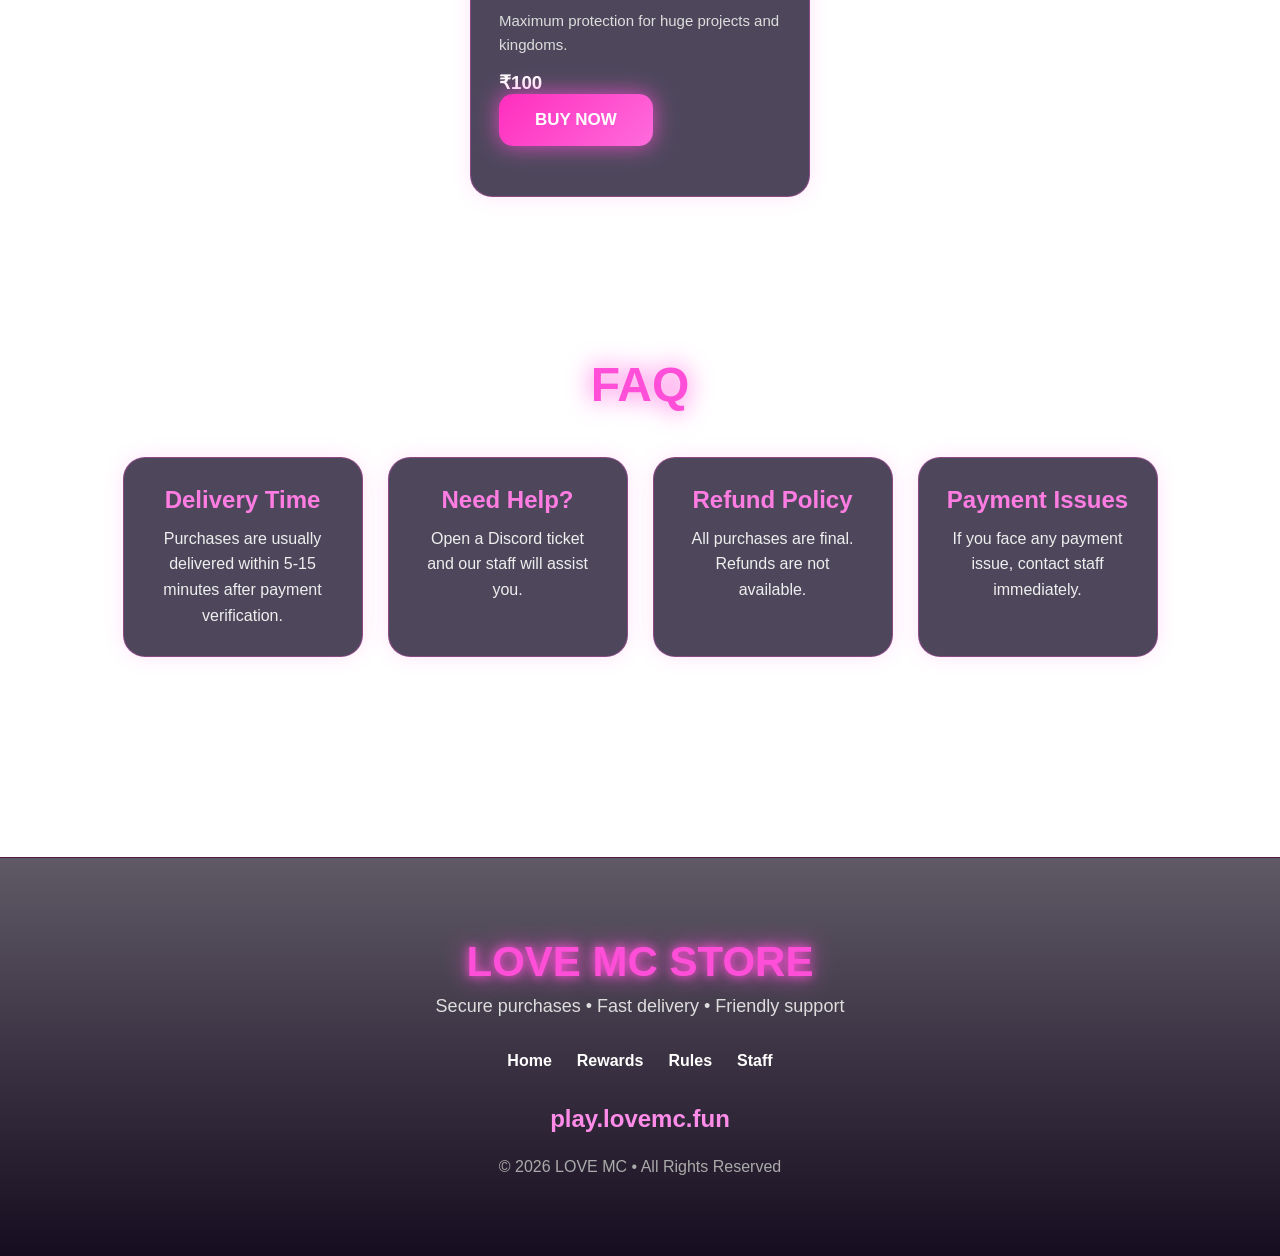
<file: store.html>
<!DOCTYPE html>
<html lang="en">
<head>
    <meta charset="UTF-8">

    <meta name="viewport"
          content="width=device-width, initial-scale=1.0">

    <meta name="description"
          content="LOVE MC - India's Best Survival Minecraft Server">

    <title>LOVE MC</title>

    <link rel="icon" href="logo.png">

    <link rel="stylesheet" href="style.css">
</head>
<div class="floating-buttons">

    <a href="rewards.html" class="float-btn reward-float">
        🎁 Rewards
    </a>

    <a href="https://discord.gg/GFfasXkh8E" target="_blank" class="float-btn discord-float">
        💬 Discord
    </a>

</div>
<body>

  <div class="overlay"></div>
  <div class="hearts"></div>

  <nav>
    <div class="logo">💖 LOVE MC</div>

    <div class="nav-links">
      <a href="index.html">Home</a>
      <a href="store.html" class="active">Store</a>
      <a href="rewards.html">Rewards</a>
      <a href="rules.html">Rules</a>
      <a href="staff.html">Staff</a>
    </div>
  </nav>

  <section class="store-hero">
    <img src="store.png"
         alt="LOVE MC Store"
         class="store-banner">
    <h2>Ranks • Keys • Money • Claim Blocks</h2>
    <p>Buy items through Discord tickets. Send username + payment screenshot.</p>

    <a href="https://discord.gg/GFfasXkh8E" target="_blank" class="btn discord">
      BUY THROUGH DISCORD
    </a>
  </section>

  <section class="store-section">
    <h1>HOW TO BUY</h1>

    <div class="store-container">
      <div class="small-card">
        <h2>Choose</h2>
        <p>Select rank or item.</p>
      </div>

      <div class="small-card">
        <h2>Ticket</h2>
        <p>Open Discord ticket.</p>
      </div>

      <div class="small-card">
        <h2>Username</h2>
        <p>Send Minecraft username.</p>
      </div>

      <div class="small-card">
        <h2>Payment</h2>
        <p>Send payment proof.</p>
      </div>

      <div class="small-card">
        <h2>Delivery</h2>
        <p>Receive item in-game.</p>
      </div>
    </div>
  </section>
  <section class="store-section" id="ranks">

    <h1>RANKS</h1>

    <div class="store-container">

        <div class="rank-card" onclick="togglePerks(this)">
            <h2>VIP+</h2>
            <h3>₹50</h3>
            <button>VIEW PERKS</button>
            <button onclick="window.open('https://discord.gg/GFfasXkh8E','_blank')" class="buy-btn">
    BUY NOW
</button>

            <div class="perks">
                <p>Protection 4 Armour Kit</p>
                <p>₹50,000 In Game Money</p>
                <p>Access to /enderchest</p>
                <p>Access to /craft</p>
                <p>Access to /anvil</p>
                <p>Access to /disposal</p>
                <p>Access to /hat</p>
                <p>Access to /kit vip+</p>
                <p>Access to 3 Homes</p>
                <p>VIP+ Prefix in chat</p>
            </div>
        </div>

        <div class="rank-card popular" onclick="togglePerks(this)">
            <span class="tag">POPULAR</span>
            <h2>HERO</h2>
            <h3>₹100</h3>
            <button>VIEW PERKS</button>
            <button onclick="window.open('https://discord.gg/GFfasXkh8E','_blank')" class="buy-btn">
    BUY NOW
</button>

            <div class="perks">
                <p>Protection VI Armor Kit</p>
                <p>₹500,000 In Game Money</p>
                <p>Access to 4 Homes</p>
                <p>Access to /enderchest</p>
                <p>Access to /craft</p>
                <p>Access to /anvil</p>
                <p>Access to /disposal</p>
                <p>Access to /hat</p>
                <p>Access to /kit hero</p>
                <p>1x Spawner Key</p>
                <p>1x Legend Key</p>
                <p>1x Eternal Key</p>
                <p>HERO Prefix in chat</p>
            </div>
        </div>

        <div class="rank-card" onclick="togglePerks(this)">
            <h2>LORD</h2>
            <h3>₹200</h3>
            <button>VIEW PERKS</button>
            <button onclick="window.open('https://discord.gg/GFfasXkh8E','_blank')" class="buy-btn">
    BUY NOW
</button>

            <div class="perks">
                <p>Protection VII Armor Kit</p>
                <p>₹800,000 In Game Money</p>
                <p>Access to /enderchest</p>
                <p>Access to /craft</p>
                <p>Access to /anvil</p>
                <p>Access to /disposal</p>
                <p>Access to /hat</p>
                <p>Access to /kit lord</p>
                <p>Access to 5 Homes</p>
                <p>2x Spawner Keys</p>
                <p>2x Legend Keys</p>
                <p>2x Eternal Keys</p>
                <p>LORD Prefix in chat</p>
            </div>
        </div>

        <div class="rank-card" onclick="togglePerks(this)">
            <h2>LEGEND</h2>
            <h3>₹300</h3>
            <button>VIEW PERKS</button>
            <button onclick="window.open('https://discord.gg/GFfasXkh8E','_blank')" class="buy-btn">
    BUY NOW
</button>

            <div class="perks">
                <p>Protection VIII Armor Kit</p>
                <p>₹1,000,000 In Game Money</p>
                <p>Access to /enderchest</p>
                <p>Access to /craft</p>
                <p>Access to /anvil</p>
                <p>Access to /disposal</p>
                <p>Access to /hat</p>
                <p>Access to /kit legend</p>
                <p>Access to 6 Homes</p>
                <p>3x Spawner Keys</p>
                <p>3x Legend Keys</p>
                <p>3x Eternal Keys</p>
                <p>2x Ultra Keys</p>
                <p>LEGEND Prefix in chat</p>
            </div>
        </div>

        <div class="rank-card" onclick="togglePerks(this)">
            <h2>ETERNAL</h2>
            <h3>₹400</h3>
            <button>VIEW PERKS</button>
            <button onclick="window.open('https://discord.gg/GFfasXkh8E','_blank')" class="buy-btn">
    BUY NOW
</button>

            <div class="perks">
                <p>Protection IX Armor Kit</p>
                <p>₹1,500,000 In Game Money</p>
                <p>Access to /enderchest</p>
                <p>Access to /craft</p>
                <p>Access to /anvil</p>
                <p>Access to /disposal</p>
                <p>Access to /hat</p>
                <p>Access to /kit eternal</p>
                <p>Access to 7 Homes</p>
                <p>4x Spawner Keys</p>
                <p>4x Legend Keys</p>
                <p>4x Eternal Keys</p>
                <p>3x Ultra Keys</p>
                <p>1x Love Key</p>
                <p>ETERNAL Prefix in chat</p>
            </div>
        </div>

        <div class="rank-card" onclick="togglePerks(this)">
            <h2>ULTRA</h2>
            <h3>₹500</h3>
            <button>VIEW PERKS</button>
            <button onclick="window.open('https://discord.gg/GFfasXkh8E','_blank')" class="buy-btn">
    BUY NOW
</button>

            <div class="perks">
                <p>Protection X Armor Kit</p>
                <p>₹2,000,000 In Game Money</p>
                <p>Access to /enderchest</p>
                <p>Access to /craft</p>
                <p>Access to /anvil</p>
                <p>Access to /disposal</p>
                <p>Access to /hat</p>
                <p>Access to /kit ultra</p>
                <p>Access to 8 Homes</p>
                <p>4x Spawner Keys</p>
                <p>4x Legend Keys</p>
                <p>4x Eternal Keys</p>
                <p>4x Ultra Keys</p>
                <p>2x Love Keys</p>
                <p>ULTRA Prefix in chat</p>
            </div>
        </div>

        <div class="rank-card" onclick="togglePerks(this)">
            <h2>CUSTOM</h2>
            <h3>₹1200</h3>
            <button>VIEW PERKS</button>
            <button onclick="window.open('https://discord.gg/GFfasXkh8E','_blank')" class="buy-btn">
    BUY NOW
</button>

            <div class="perks">
                <p>Protection XII Armor Kit</p>
                <p>₹3,000,000 In Game Money</p>
                <p>Access to /enderchest</p>
                <p>Access to /craft</p>
                <p>Access to /anvil</p>
                <p>Access to /disposal</p>
                <p>Access to /hat</p>
                <p>Access to /kit custom</p>
                <p>Access to 12 Homes</p>
                <p>6x Spawner Keys</p>
                <p>6x Legend Keys</p>
                <p>6x Eternal Keys</p>
                <p>6x Ultra Keys</p>
                <p>3x Love Keys</p>
                <p>CUSTOM Prefix in chat</p>
            </div>
        </div>

    </div>

</section>
<section class="store-section">

    <h1>KEYS</h1>

    <div class="store-container">

        <div class="store-card">
            <h2>Legend Key</h2>

            <p>
                Premium Crate Access
            </p>

            <h3>₹10</h3>

            <button onclick="window.open('https://discord.gg/GFfasXkh8E','_blank')">
                BUY NOW
            </button>
        </div>

        <div class="store-card">
            <h2>Eternal Key</h2>

            <p>
                Rare Rewards & Money
            </p>

            <h3>₹15</h3>

            <button onclick="window.open('https://discord.gg/GFfasXkh8E','_blank')">
                BUY NOW
            </button>
        </div>

        <div class="store-card">
            <h2>Spawner Key</h2>

            <p>
                Spawner Crate Rewards
            </p>

            <h3>₹20</h3>

            <button onclick="window.open('https://discord.gg/GFfasXkh8E','_blank')">
                BUY NOW
            </button>
        </div>

        <div class="store-card">
            <h2>Ultra Key</h2>

            <p>
                Ultra Crate Access
            </p>

            <h3>₹20</h3>

            <button onclick="window.open('https://discord.gg/GFfasXkh8E','_blank')">
                BUY NOW
            </button>
        </div>

        <div class="store-card">
            <h2>Love Key</h2>

            <p>
                  Best Crate Rewards
            </p>

            <h3>₹50</h3>

            <button onclick="window.open('https://discord.gg/GFfasXkh8E','_blank')">
                BUY NOW
            </button>
        </div>

    </div>

</section>
<section class="store-section" id="money">

    <h1>MONEY</h1>

    <div class="store-container">

        <div class="store-card">
            <h2>1 Million</h2>
            <p>In-game economy money</p>
            <h3>₹40</h3>
            <button onclick="window.open('https://discord.gg/GFfasXkh8E','_blank')">BUY NOW</button>
        </div>

        <div class="store-card">
            <h2>2 Million</h2>
            <p>In-game economy money</p>
            <h3>₹80</h3>
            <button onclick="window.open('https://discord.gg/GFfasXkh8E','_blank')">BUY NOW</button>
        </div>

        <div class="store-card">
            <h2>4 Million</h2>
            <p>In-game economy money</p>
            <h3>₹150</h3>
            <button onclick="window.open('https://discord.gg/GFfasXkh8E','_blank')">BUY NOW</button>
        </div>

        <div class="store-card">
            <h2>5 Million</h2>
            <p>In-game economy money</p>
            <h3>₹170</h3>
            <button onclick="window.open('https://discord.gg/GFfasXkh8E','_blank')">BUY NOW</button>
        </div>

        <div class="store-card">
            <h2>10 Million</h2>
            <p>Best value money pack</p>
            <h3>₹340</h3>
            <button onclick="window.open('https://discord.gg/GFfasXkh8E','_blank')">BUY NOW</button>
        </div>

    </div>

</section>
<section class="store-section" id="claims">

    <h1>CLAIM BLOCKS</h1>

    <div class="store-container">

        <div class="store-card">
            <h2>500 Claim Blocks</h2>

            <p>
                Perfect for small starter bases and farms.
            </p>

            <h3>₹30</h3>

            <button onclick="window.open('https://discord.gg/GFfasXkh8E','_blank')">
                BUY NOW
            </button>
        </div>

        <div class="store-card">
            <h2>1000 Claim Blocks</h2>

            <p>
                Extra space for larger builds and expansions.
            </p>

            <h3>₹50</h3>

            <button onclick="window.open('https://discord.gg/GFfasXkh8E','_blank')">
                BUY NOW
            </button>
        </div>

        <div class="store-card">
            <h2>1500 Claim Blocks</h2>

            <p>
                Protect massive farms, storage areas and bases.
            </p>

            <h3>₹70</h3>

            <button onclick="window.open('https://discord.gg/GFfasXkh8E','_blank')">
                BUY NOW
            </button>
        </div>

        <div class="store-card">
            <h2>2000 Claim Blocks</h2>

            <p>
                Maximum protection for huge projects and kingdoms.
            </p>

            <h3>₹100</h3>

            <button onclick="window.open('https://discord.gg/GFfasXkh8E','_blank')">
                BUY NOW
            </button>
        </div>

    </div>

</section>
<section class="store-section" id="faq">

    <h1>FAQ</h1>

    <div class="store-container">

        <div class="small-card">
            <h2>Delivery Time</h2>
            <p>
                Purchases are usually delivered within
                5-15 minutes after payment verification.
            </p>
        </div>

        <div class="small-card">
            <h2>Need Help?</h2>
            <p>
                Open a Discord ticket and our staff
                will assist you.
            </p>
        </div>

        <div class="small-card">
            <h2>Refund Policy</h2>
            <p>
                All purchases are final.
                Refunds are not available.
            </p>
        </div>

        <div class="small-card">
            <h2>Payment Issues</h2>
            <p>
                If you face any payment issue,
                contact staff immediately.
            </p>
        </div>

    </div>

</section>

  <script src="script.js"></script>
</body>
</html>
<footer class="footer">

    <h2>LOVE MC STORE</h2>

    <p class="footer-desc">
        Secure purchases • Fast delivery • Friendly support
    </p>

    <div class="footer-links">
        <a href="index.html">Home</a>
        <a href="rewards.html">Rewards</a>
        <a href="rules.html">Rules</a>
        <a href="staff.html">Staff</a>
    </div>

    <div class="footer-ip">
        play.lovemc.fun
    </div>

    <p class="copyright">
        © 2026 LOVE MC • All Rights Reserved
    </p>

</footer>
</file>
<file: style.css>
*{
    margin:0;
    padding:0;
    box-sizing:border-box;
    font-family:Arial, sans-serif;
}

html{
    scroll-behavior:smooth;
}

body{
    min-height:100vh;
    background:url("bg.jpg") center/cover fixed no-repeat;
    color:white;
    overflow-x:hidden;
}

.overlay{
    position:fixed;
    inset:0;
    background:rgba(5,0,15,0.55);
    z-index:-2;
}

nav{
    width:100%;
    position:fixed;
    top:0;
    left:0;
    z-index:1000;
    padding:18px 70px;
    display:flex;
    justify-content:space-between;
    align-items:center;
    background:rgba(5,0,20,0.75);
    backdrop-filter:blur(14px);
    border-bottom:1px solid rgba(255,77,216,0.35);
}

.logo{
    font-size:28px;
    font-weight:900;
    color:#ff4fd8;
    text-shadow:0 0 18px #ff4fd8;
}

.nav-links{
    display:flex;
    gap:28px;
    align-items:center;
}

.nav-links a{
    color:white;
    text-decoration:none;
    font-weight:800;
    font-size:15px;
    letter-spacing:0.5px;
    transition:0.3s;
}

.nav-links a:hover{
    color:#ff4fd8;
    text-shadow:0 0 15px #ff4fd8;
}

.hero{
    min-height:100vh;
    display:flex;
    justify-content:center;
    align-items:center;
    text-align:center;
    padding:120px 20px 60px;
}

.hero-content{
    max-width:900px;
}

.hero-logo{
    width:520px;
    max-width:90%;
    margin-bottom:25px;
    filter:drop-shadow(0 0 25px #ff4fd8);
    animation:floatLogo 3s ease-in-out infinite;
}

@keyframes floatLogo{
    0%,100%{
        transform:translateY(0);
    }
    50%{
        transform:translateY(-10px);
    }
}

.hero h2{
    font-size:36px;
    margin-bottom:18px;
    text-transform:uppercase;
    letter-spacing:2px;
    text-shadow:0 0 15px rgba(255,255,255,0.8);
}

.hero p{
    font-size:20px;
    max-width:650px;
    margin:0 auto 35px;
    line-height:1.6;
}

.hero-buttons{
    display:flex;
    justify-content:center;
    align-items:center;
    gap:22px;
    flex-wrap:wrap;
    margin-bottom:25px;
}

button,
.btn{
    border:none;
    padding:16px 36px;
    border-radius:14px;
    font-size:17px;
    font-weight:900;
    cursor:pointer;
    text-decoration:none;
    color:white;
    background:linear-gradient(135deg,#ff2ebd,#ff6bdd);
    box-shadow:0 0 22px rgba(255,79,216,0.8);
    transition:0.3s;
}

button:hover,
.btn:hover{
    transform:translateY(-4px) scale(1.05);
    box-shadow:0 0 35px rgba(255,79,216,1);
}

.discord{
    background:linear-gradient(135deg,#5865f2,#7b61ff);
    box-shadow:0 0 22px rgba(88,101,242,0.8);
}

.ip-box{
    display:inline-block;
    margin-top:8px;
    padding:18px 35px;
    border-radius:18px;
    background:rgba(0,0,0,0.55);
    border:1px solid rgba(255,79,216,0.5);
    color:#ff8ee8;
    font-size:28px;
    font-weight:900;
    box-shadow:0 0 25px rgba(255,79,216,0.35);
}

.hearts{
    position:fixed;
    inset:0;
    pointer-events:none;
    overflow:hidden;
    z-index:0;
}

.heart{
    position:absolute;
    top:-50px;
    color:#ff66cc;
    opacity:0.85;
    animation:fall linear forwards;
}

@keyframes fall{
    0%{
        transform:translateY(-50px) rotate(0deg);
        opacity:0;
    }
    10%{
        opacity:1;
    }
    100%{
        transform:translateY(110vh) rotate(360deg);
        opacity:0;
    }
}

.store-section{
    position:relative;
    z-index:5;
    padding:80px 40px;
}

.store-section h1{
    text-align:center;
    font-size:48px;
    color:#ff4fd8;
    margin-bottom:45px;
    text-shadow:0 0 25px #ff4fd8;
}

.store-container{
    display:flex;
    flex-wrap:wrap;
    justify-content:center;
    gap:25px;
    max-width:1150px;
    margin:0 auto;
}

.small-card,
.store-card{
    background:rgba(10,0,30,0.72);
    border:1px solid rgba(255,79,216,0.35);
    border-radius:22px;
    padding:28px;
    backdrop-filter:blur(14px);
    box-shadow:0 0 20px rgba(255,79,216,0.15);
    transition:0.3s;
}

.small-card{
    width:240px;
    text-align:center;
}

.store-card{
    width:340px;
}

.small-card:hover,
.store-card:hover{
    transform:translateY(-8px);
    box-shadow:0 0 35px rgba(255,79,216,0.55);
}

.small-card h2,
.store-card h2{
    color:#ff7de3;
    margin-bottom:12px;
}

.small-card p,
.store-card p{
    line-height:1.6;
    color:#eee;
}

footer{
    position:relative;
    z-index:5;
    margin-top:60px;
    padding:45px 20px;
    text-align:center;
    background:rgba(5,0,20,0.8);
    border-top:1px solid rgba(255,79,216,0.35);
}

footer h3{
    color:#ff4fd8;
    font-size:34px;
    margin-bottom:12px;
    text-shadow:0 0 18px #ff4fd8;
}

::-webkit-scrollbar{
    width:10px;
}

::-webkit-scrollbar-track{
    background:#080010;
}

::-webkit-scrollbar-thumb{
    background:#ff4fd8;
    border-radius:20px;
}

@media(max-width:900px){
    nav{
        padding:18px 20px;
        flex-direction:column;
        gap:15px;
    }

    .nav-links{
        flex-wrap:wrap;
        justify-content:center;
        gap:14px;
    }
.nav-links a.active{
    color:#ff4fd8;
    text-shadow:0 0 15px #ff4fd8;
}
    .hero{
        padding-top:170px;
    }

    .hero h2{
        font-size:24px;
    }

    .hero p{
        font-size:17px;
    }

    .ip-box{
        font-size:22px;
    }
}
.footer{
    margin-top:120px;
    padding:80px 20px;
    text-align:center;

    background:
    linear-gradient(
        to top,
        rgba(10,0,20,.95),
        rgba(10,0,20,.65)
    );

    border-top:
    1px solid rgba(255,77,216,.25);
}

.footer-logo img{
    width:120px;
    margin-bottom:20px;

    filter:
    drop-shadow(0 0 20px #ff4fd8);
}

.footer h2{
    font-size:42px;
    color:#ff4fd8;

    text-shadow:
    0 0 10px #ff4fd8,
    0 0 25px #ff4fd8;

    margin-bottom:10px;
}

.footer-desc{
    color:#ddd;
    font-size:18px;
    margin-bottom:35px;
}

.footer-links{
    display:flex;
    justify-content:center;
    gap:25px;
    flex-wrap:wrap;

    margin-bottom:35px;
}

.footer-links a{
    color:white;
    text-decoration:none;
    font-weight:700;
    transition:.3s;
}

.footer-links a:hover{
    color:#ff4fd8;
}

.footer-ip{
    font-size:24px;
    font-weight:900;
    color:#ff8ce9;

    margin-bottom:25px;
}

.copyright{
    color:#aaa;
}
/* STORE PAGE FIX */

.store-hero{
    position:relative;
    z-index:5;
    min-height:560px;
    padding:170px 20px 90px;
    text-align:center;

    display:flex;
    flex-direction:column;
    justify-content:center;
    align-items:center;
}

.store-hero h1{
    font-size:78px;
    color:#ff4fd8;
    text-shadow:
        0 0 15px #ff4fd8,
        0 0 40px #ff4fd8;
    margin-bottom:15px;
}

.store-hero h2{
    font-size:28px;
    margin-bottom:18px;
}

.store-hero p{
    font-size:18px;
    max-width:650px;
    line-height:1.6;
    margin-bottom:35px;
}

.store-hero .btn{
    display:inline-block;
    width:auto;
    max-width:320px;
}

.store-section{
    position:relative;
    z-index:5;
}
.rank-card{
    width:280px;
    text-align:center;
    background:rgba(15,0,30,.78);
    border:1px solid rgba(255,79,216,.35);
    border-radius:22px;
    padding:30px;
    cursor:pointer;
    transition:.3s;
    position:relative;
}

.rank-card:hover{
    transform:translateY(-8px);
    box-shadow:0 0 30px rgba(255,79,216,.55);
}

.rank-card h2{
    color:#ff4fd8;
    font-size:30px;
    margin-bottom:12px;
}

.rank-card h3{
    font-size:32px;
    margin-bottom:20px;
}

.rank-card button{
    margin-bottom:15px;
}

.perks{
    display:none;
    margin-top:18px;
    text-align:left;
    border-top:1px solid rgba(255,79,216,.3);
    padding-top:18px;
}

.perks p{
    margin:8px 0;
    color:#eee;
    font-size:14px;
}

.rank-card.active .perks{
    display:block;
}

.rank-card.active button{
    background:linear-gradient(135deg,#ff4fd8,#ff9bea);
}

.popular{
    border:2px solid #ff4fd8;
}

.tag{
    position:absolute;
    top:-12px;
    right:18px;
    background:#ff4fd8;
    padding:6px 14px;
    border-radius:20px;
    font-size:12px;
    font-weight:900;
}
.store-card p{
    color:#ddd;
    margin:15px 0;
    font-size:15px;
    line-height:1.6;
}

.store-card{
    min-height:260px;
}
.rules-grid{
    max-width:1200px;
    margin:40px auto;

    display:grid;
    grid-template-columns:
    repeat(auto-fit,minmax(300px,1fr));

    gap:25px;
}

.rule-card{

    background:rgba(15,0,35,.75);

    border:1px solid rgba(255,79,216,.35);

    border-radius:20px;

    padding:25px;

    text-align:center;

    color:white;

    font-size:20px;

    backdrop-filter:blur(12px);

    transition:.3s;
}

.rule-card:hover{

    transform:translateY(-5px);

    border-color:#ff4fd8;

    box-shadow:
    0 0 20px rgba(255,79,216,.4);
}
.staff-card{
    width:260px;
    min-height:180px;

    background:rgba(10,0,30,.78);

    border:1px solid rgba(255,79,216,.35);

    border-radius:22px;

    padding:28px;

    text-align:center;

    backdrop-filter:blur(14px);

    box-shadow:
    0 0 20px rgba(255,79,216,.15);

    transition:.3s;
}

.staff-card:hover{
    transform:translateY(-8px);
    box-shadow:
    0 0 35px rgba(255,79,216,.55);
}

.staff-card h2{
    font-size:18px;
    color:#ff4fd8;
    margin-bottom:18px;
    letter-spacing:1px;
}

.staff-card h3{
    font-size:22px;
    color:white;
}

.founder{
    border-color:#ffd700;
}

.owner{
    border-color:#ff4fd8;
}

.coowner{
    border-color:#9b5cff;
}

.manager{
    border-color:#4fd8ff;
}

.mod{
    border-color:#ff7de3;
}

.helper{
    border-color:#5cff9b;
}
@media(max-width:600px){

    nav{
        position:sticky;
        padding:14px 12px;
    }

    .logo{
        font-size:22px;
    }

    .nav-links{
        gap:10px;
    }

    .nav-links a{
        font-size:13px;
        padding:8px 10px;
        background:rgba(255,255,255,.06);
        border-radius:20px;
    }

    .hero,
    .store-hero{
        min-height:auto;
        padding:130px 18px 60px;
    }

    .hero-logo{
        width:300px;
    }

    .hero h2,
    .store-hero h2{
        font-size:20px;
        line-height:1.4;
    }

    .hero p,
    .store-hero p{
        font-size:15px;
    }

    .store-section{
        padding:55px 16px;
    }

    .store-section h1{
        font-size:34px;
    }

    .store-card,
    .small-card,
    .rank-card,
    .staff-card{
        width:100%;
        max-width:360px;
    }

    button,
    .btn{
        width:100%;
        max-width:320px;
    }

    .footer{
        padding:45px 18px;
    }
}
.floating-buttons{
    position:fixed;
    right:22px;
    bottom:22px;
    z-index:9999;

    display:flex;
    flex-direction:column;
    gap:14px;
}

.float-btn{
    color:white;
    text-decoration:none;
    font-weight:900;

    padding:14px 20px;
    border-radius:50px;

    backdrop-filter:blur(12px);

    transition:.3s;
}

.reward-float{
    background:linear-gradient(135deg,#ff2ebd,#ff6bdd);
    box-shadow:0 0 22px rgba(255,79,216,.8);
}

.discord-float{
    background:linear-gradient(135deg,#5865f2,#7b61ff);
    box-shadow:0 0 22px rgba(88,101,242,.8);
}

.float-btn:hover{
    transform:translateY(-4px) scale(1.05);
}

@media(max-width:600px){
    .floating-buttons{
        right:14px;
        bottom:14px;
    }

    .float-btn{
        padding:12px 16px;
        font-size:13px;
    }
}
.store-banner{
    width:80%;
    max-width:800px;

    display:block;
    margin:0 auto 10px;

    filter:drop-shadow(0 0 25px rgba(255,80,220,.6));

    animation:floatLogo 3s ease-in-out infinite;
}

.store-desc{
    margin-top:20px;
    text-align:center;
    font-size:18px;
}
.rewards-banner{
    width:30%;
    max-width:350px;

    display:block;
    margin:0 auto 10px;

    animation:floatLogo 3s ease-in-out infinite;
}
.page-banner{
    width:60%;
    max-width:650px;

    display:block;
    margin:0 auto 10px;

    animation:floatLogo 3s ease-in-out infinite;

    filter:drop-shadow(0 0 20px rgba(255,80,220,.5));
}
</file>
